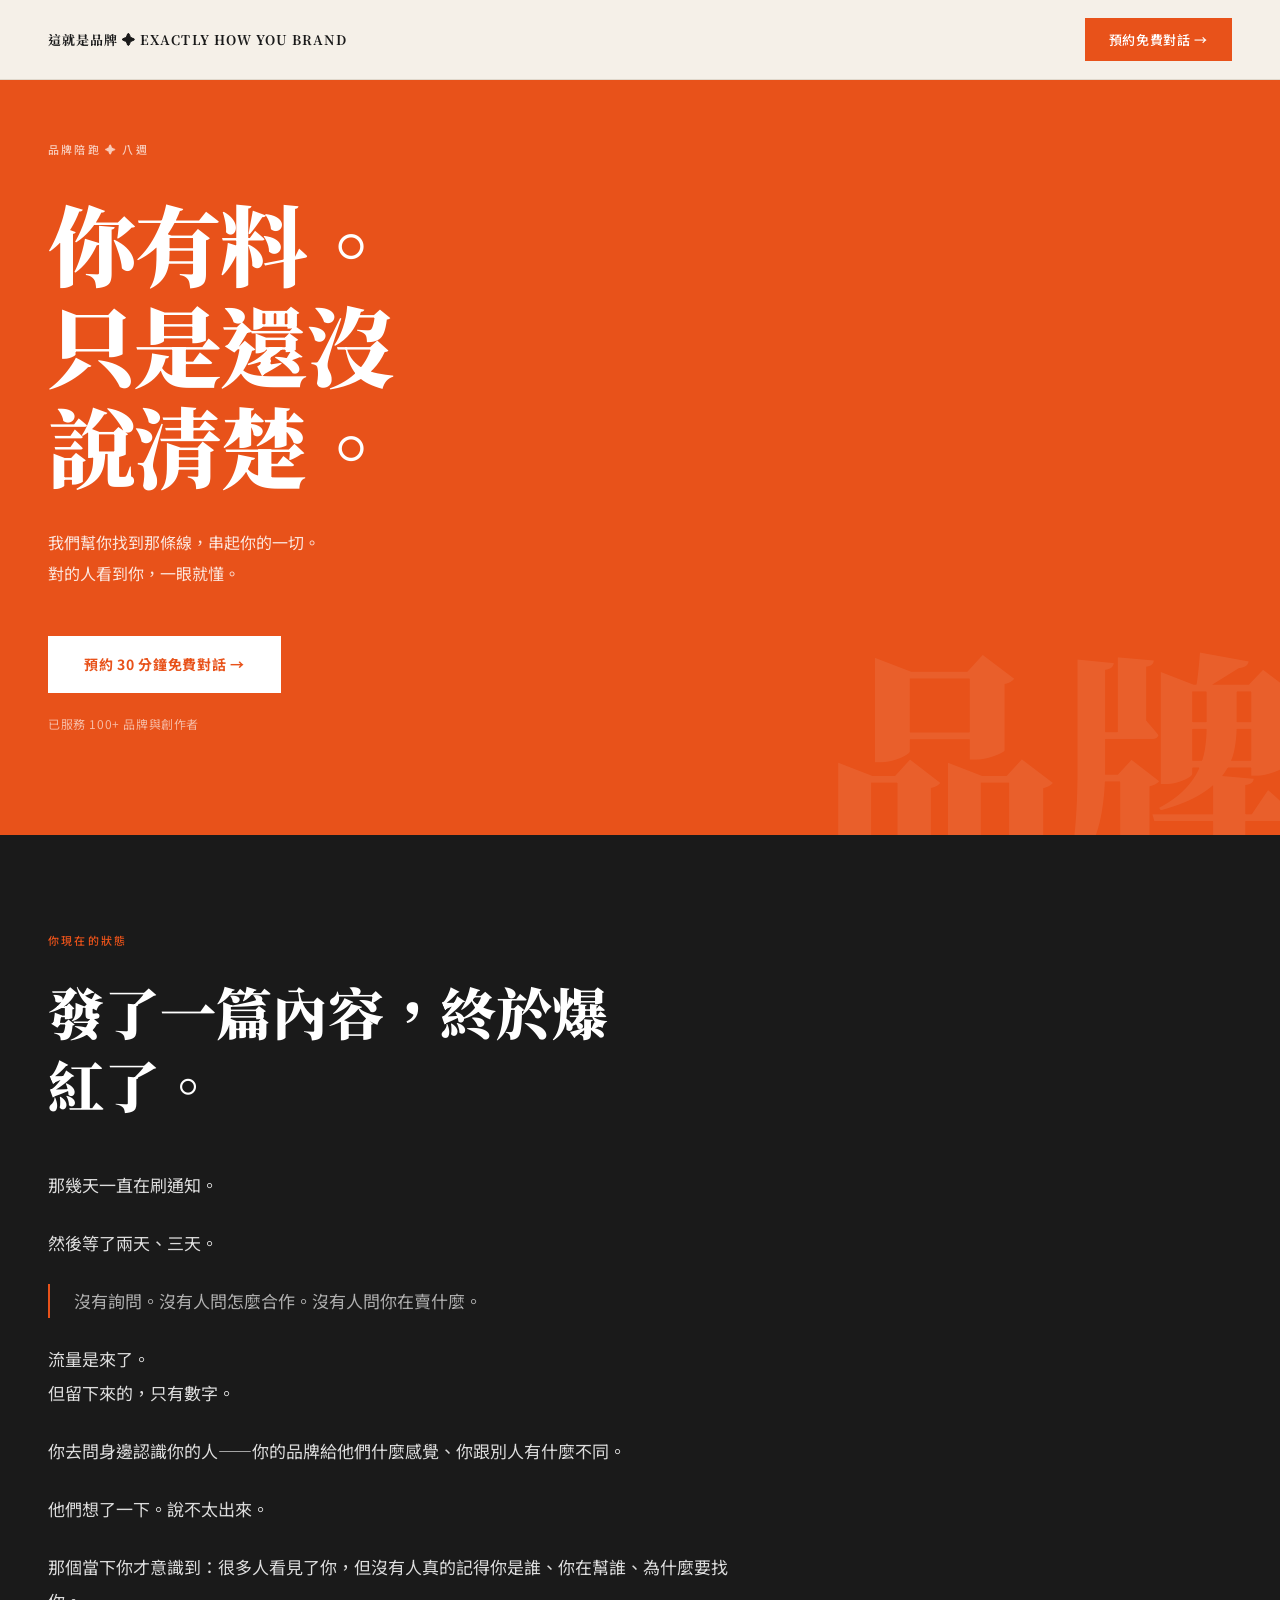
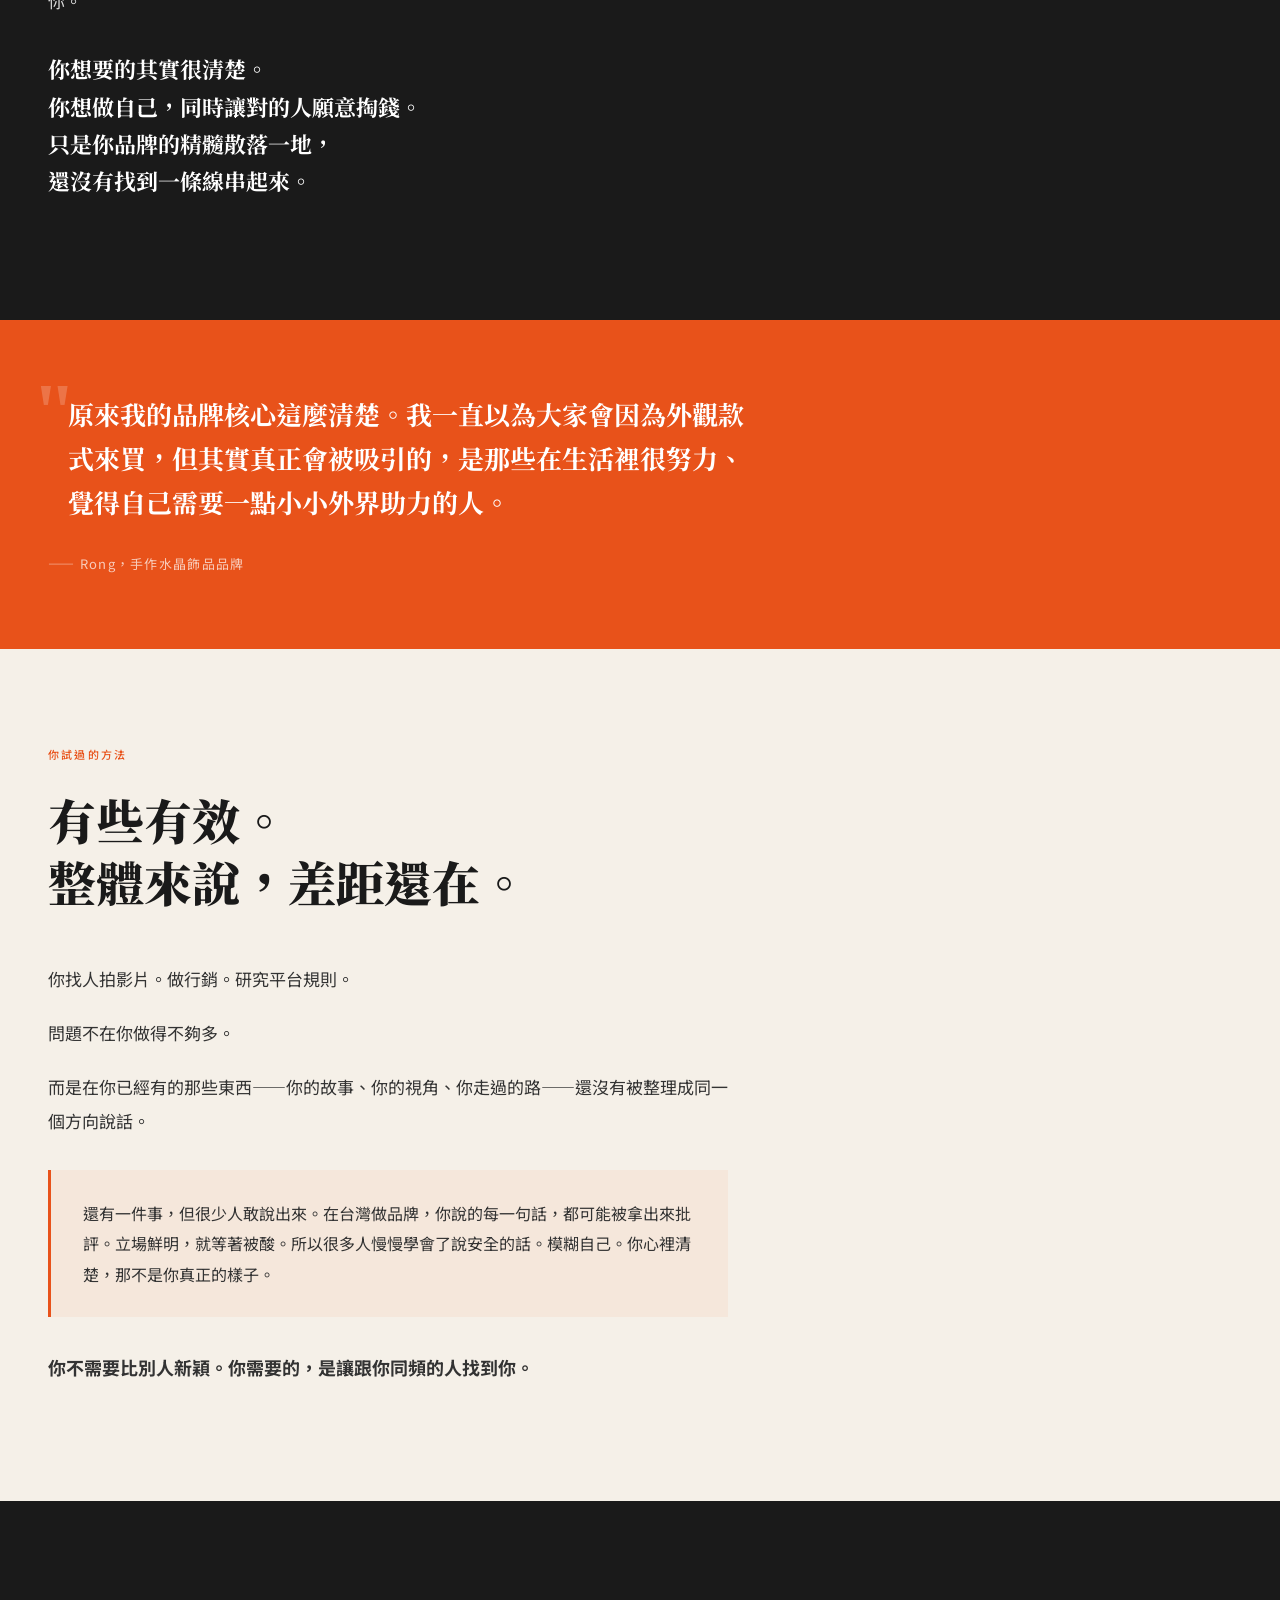
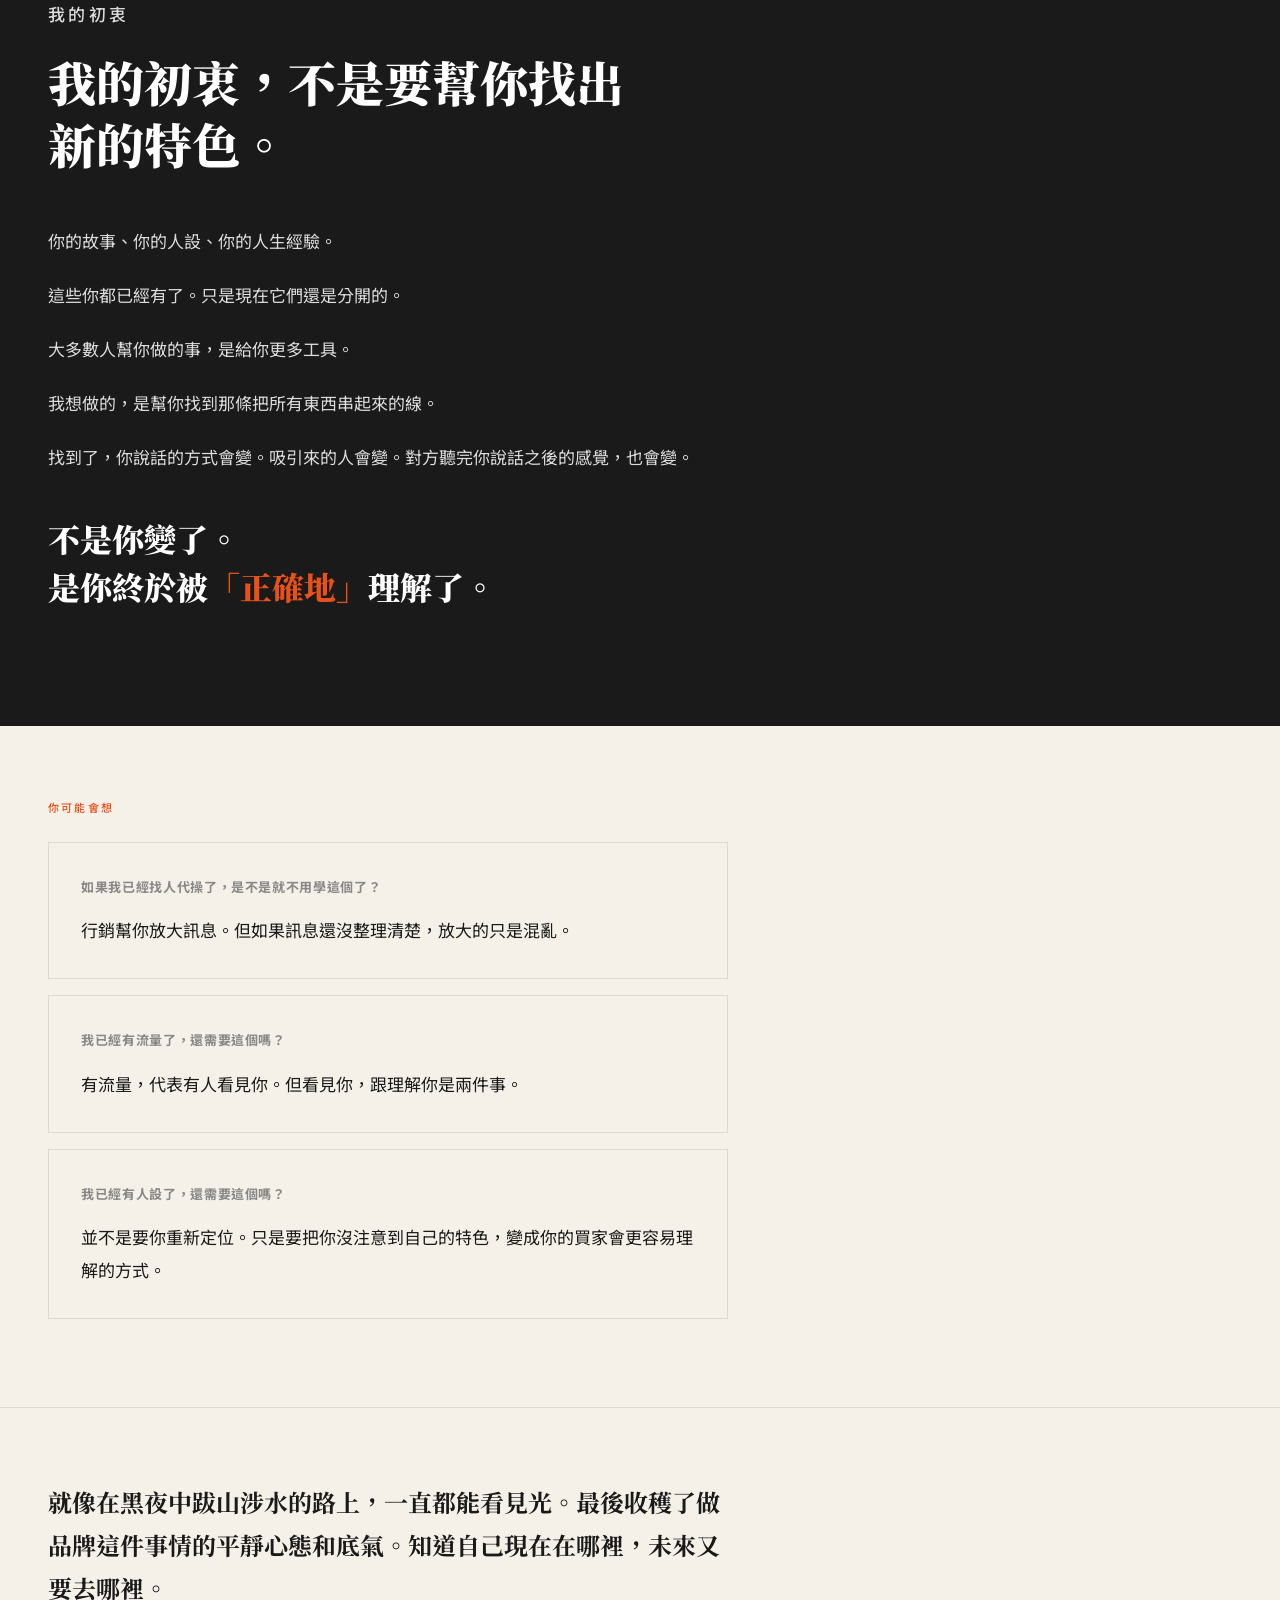
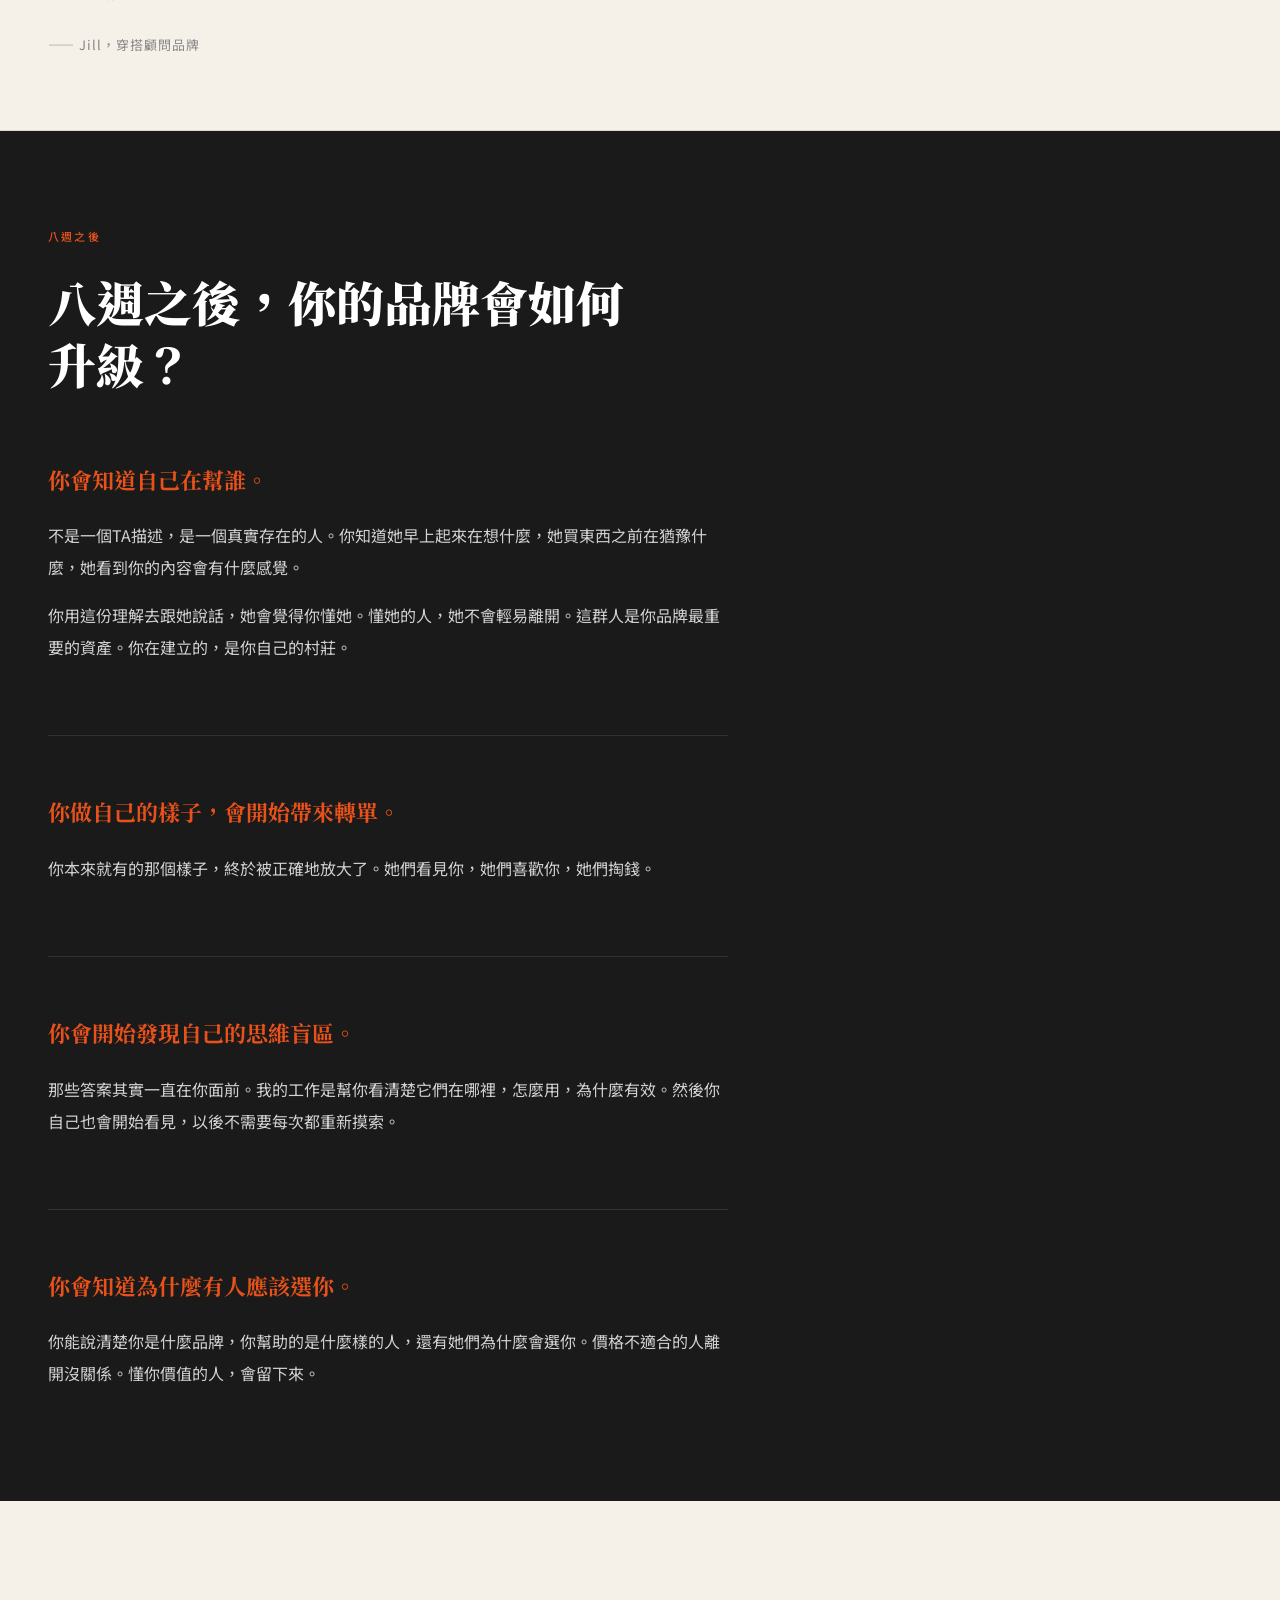
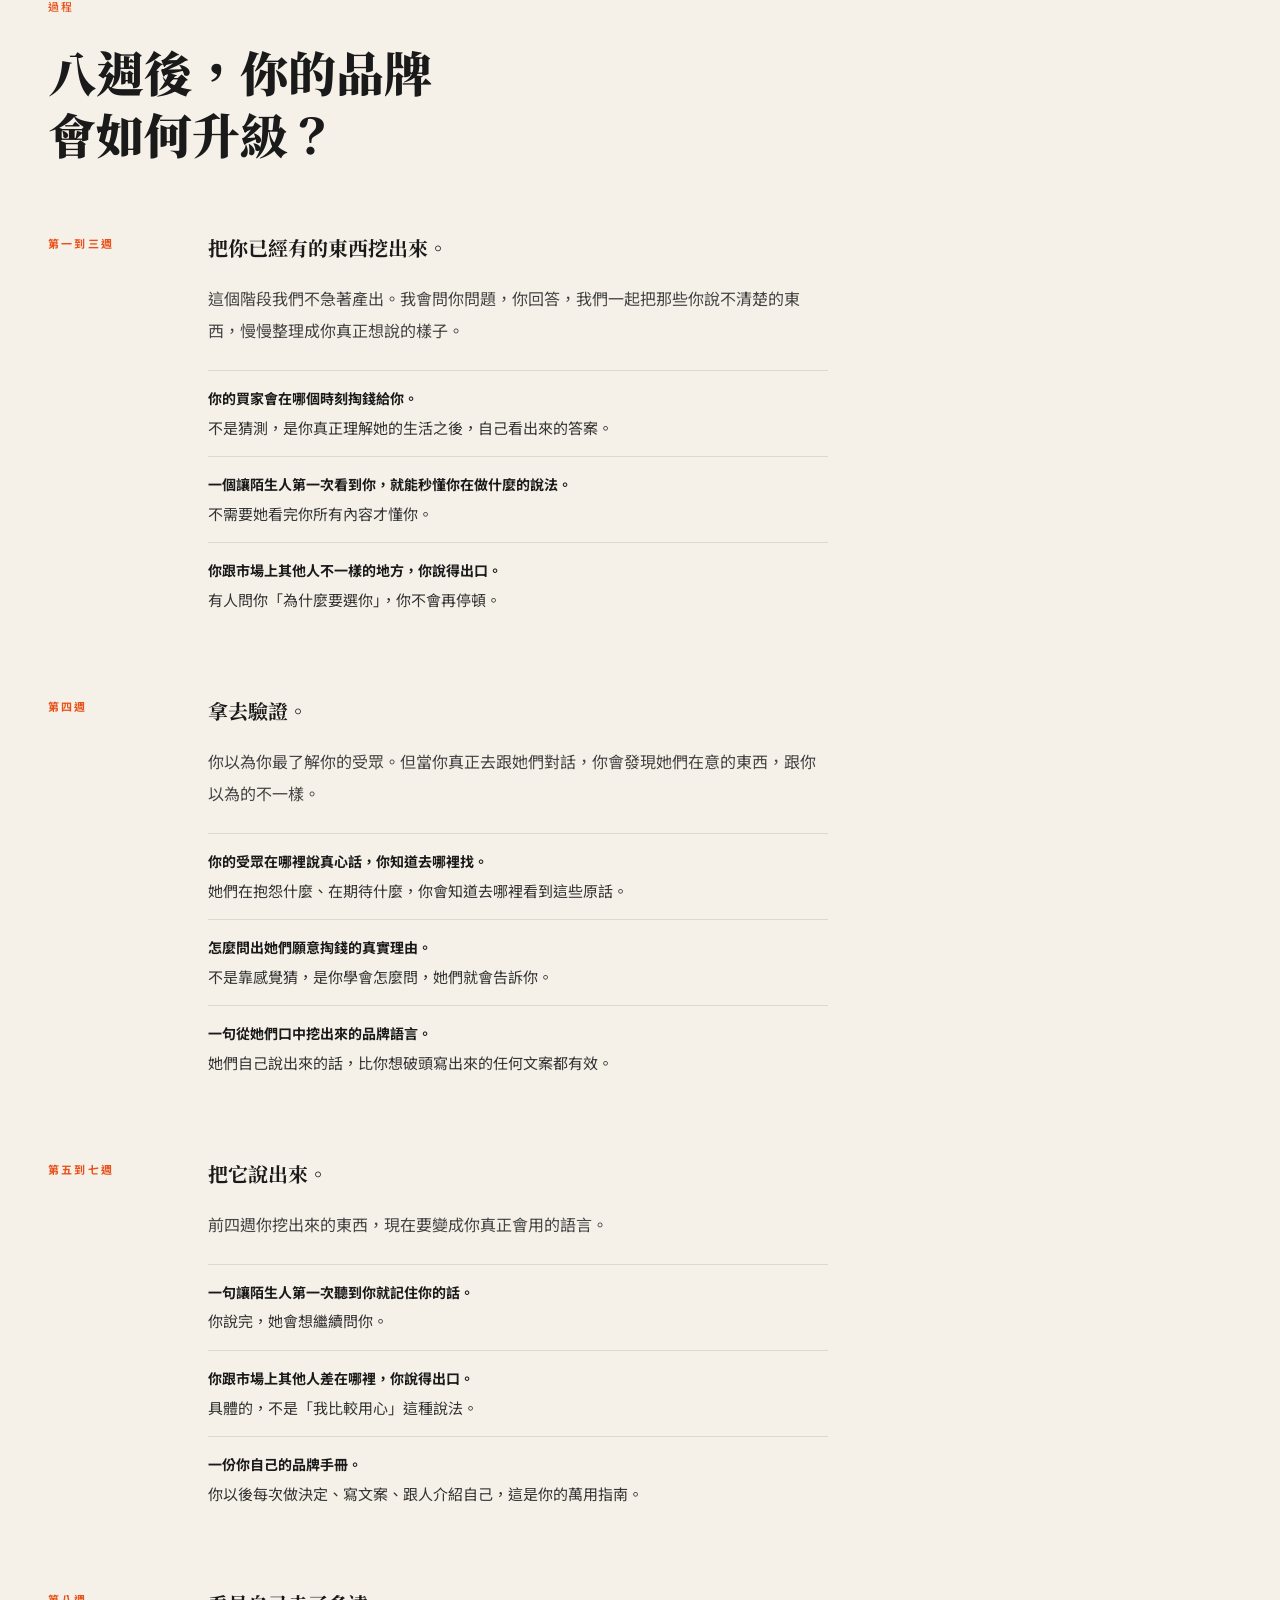
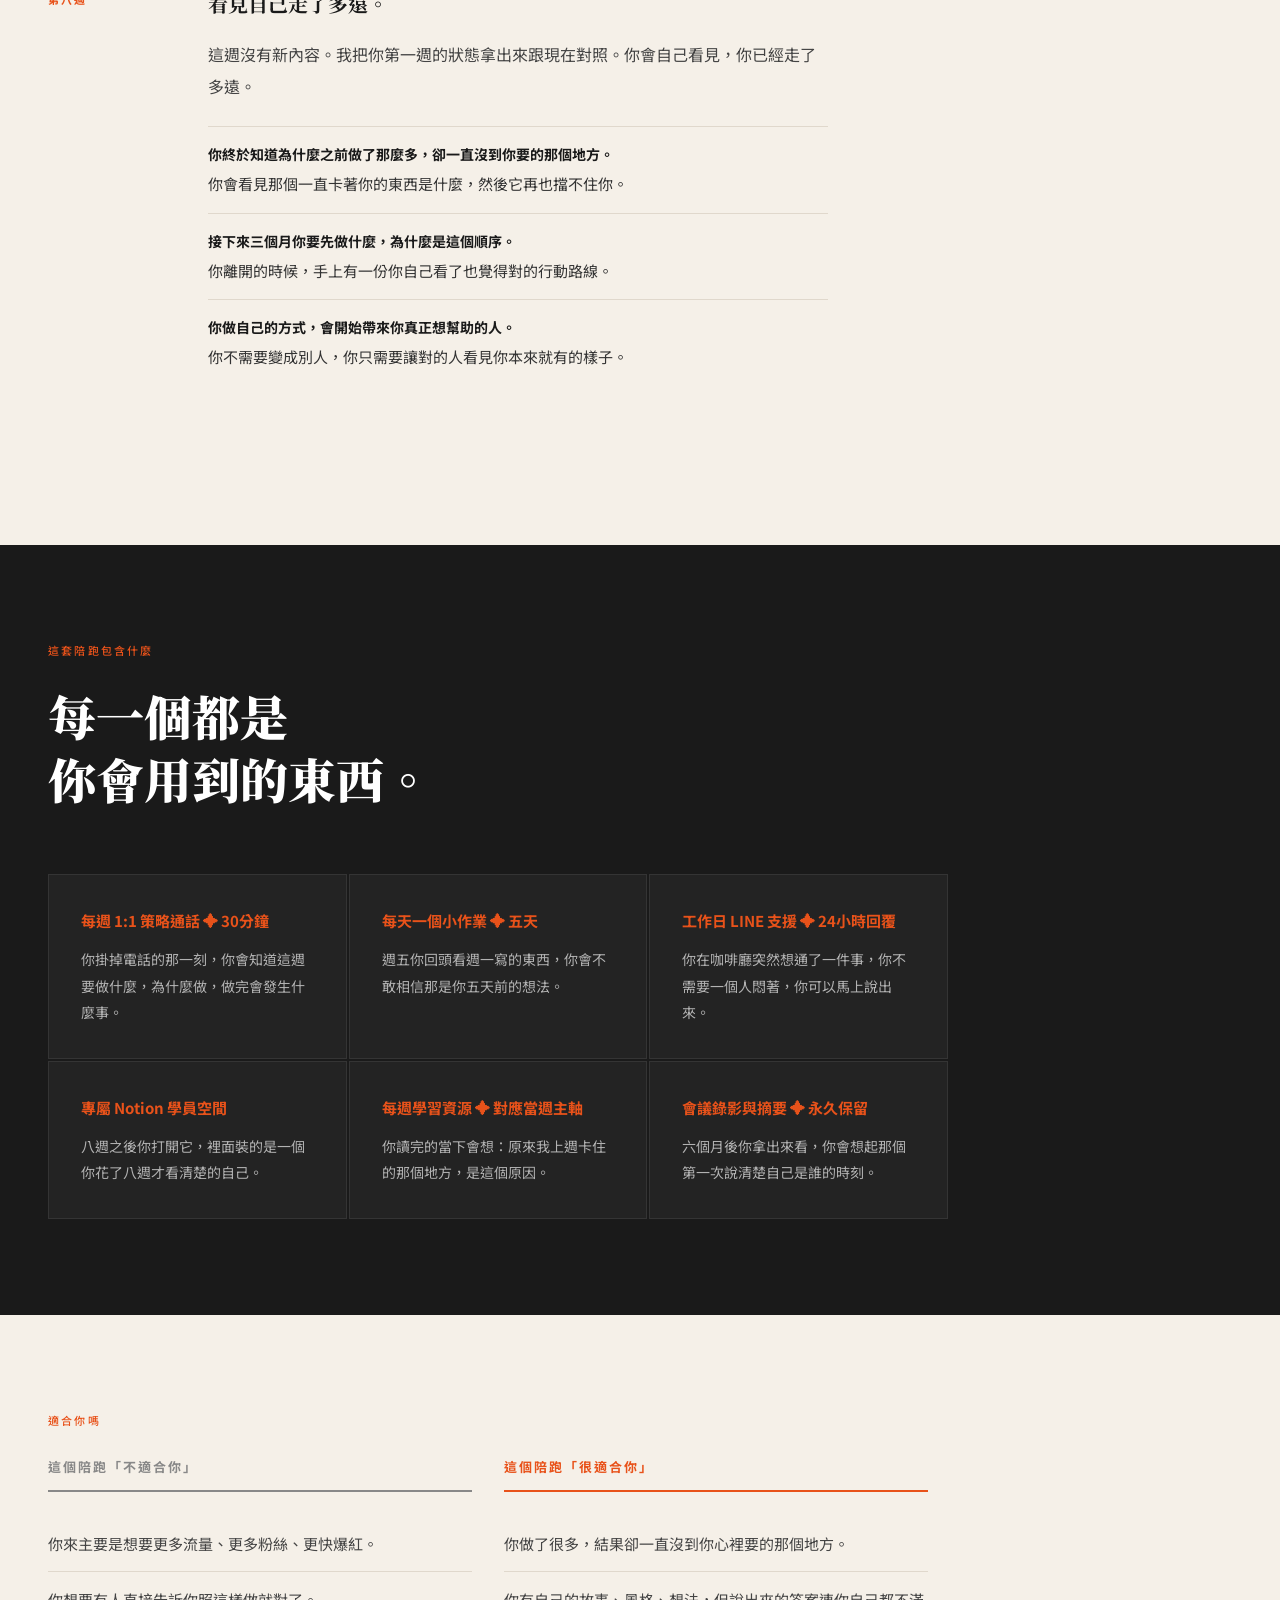
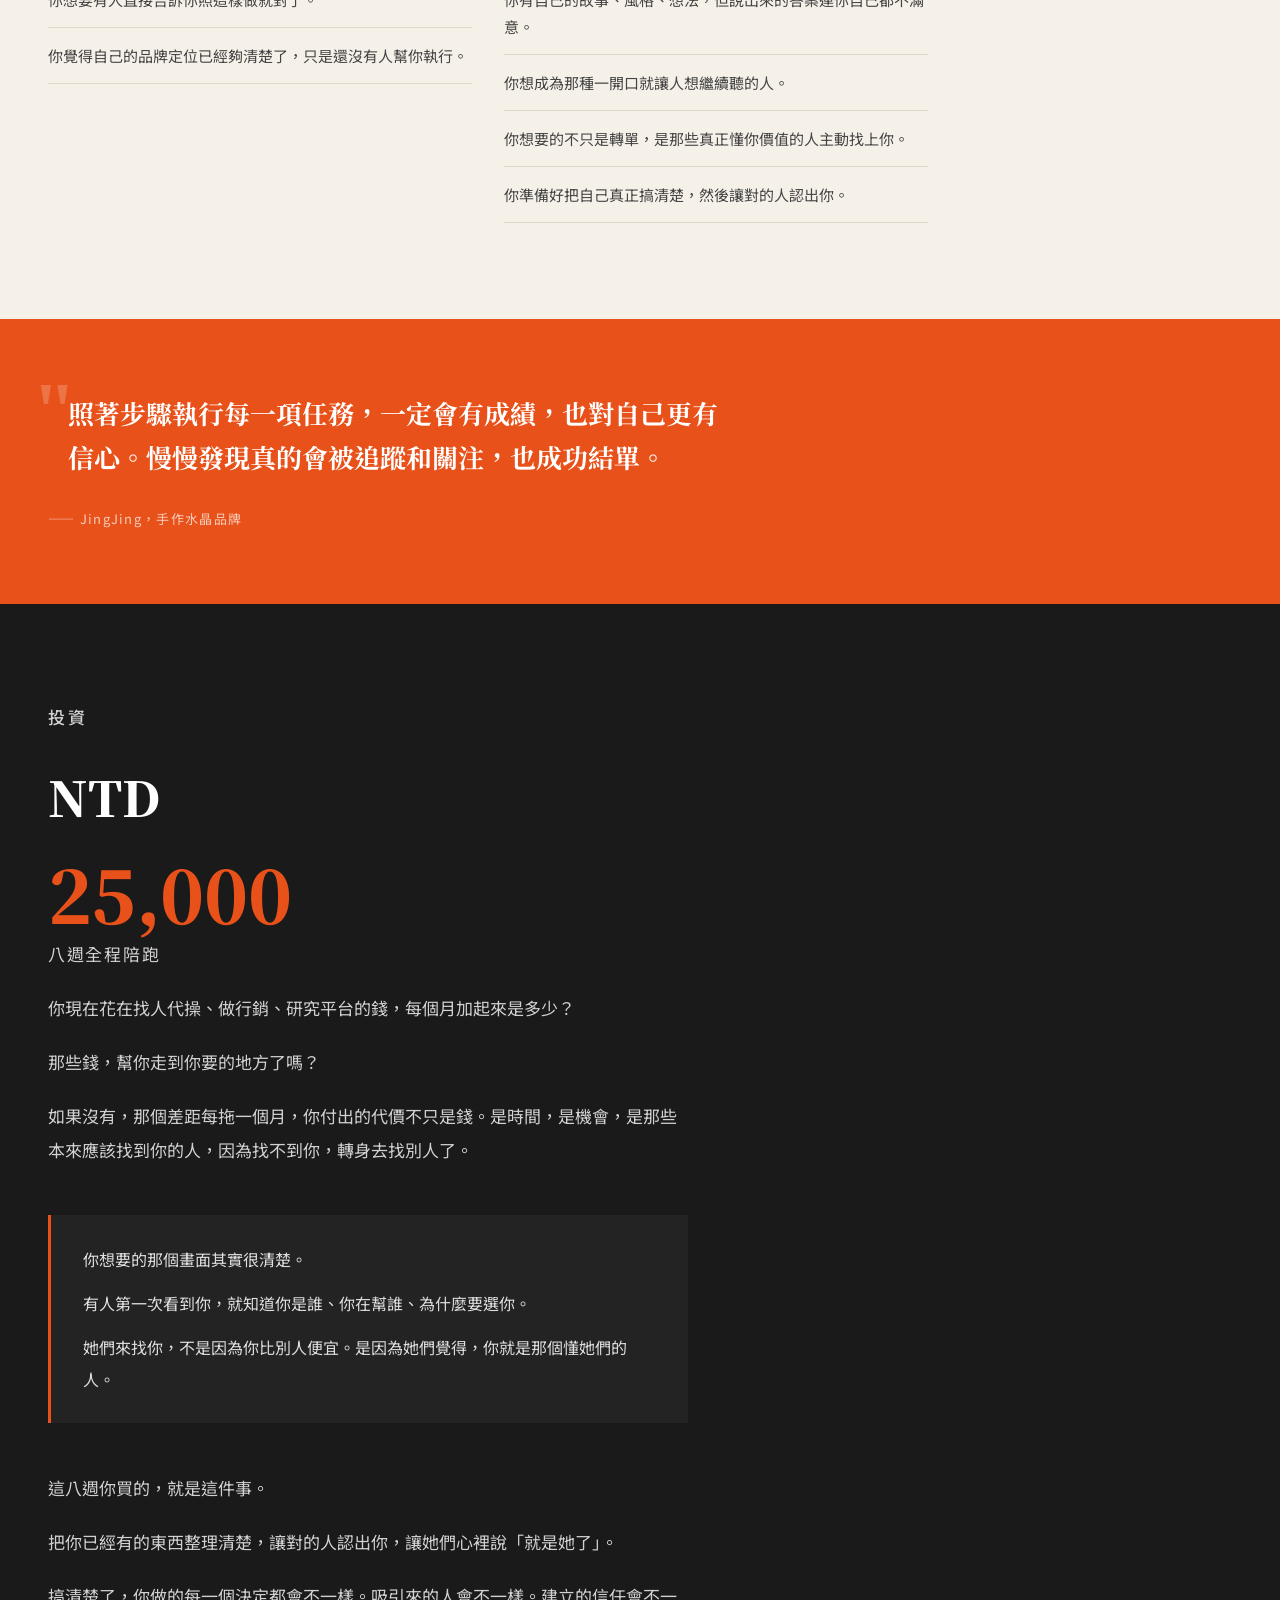
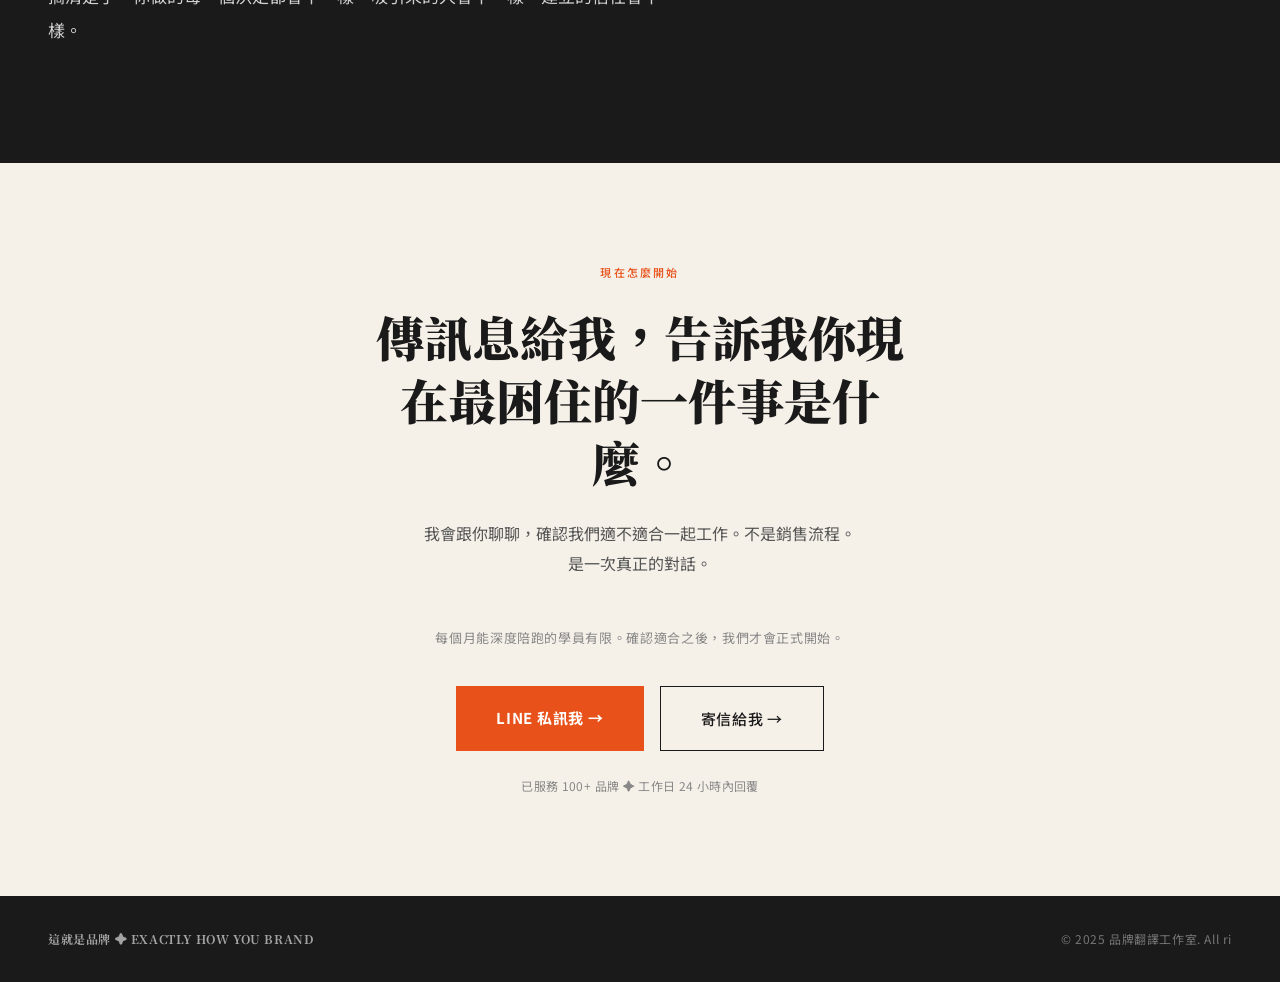
<file: 方案頁.html>
<!DOCTYPE html>
<html lang="zh-TW">
<head>
<meta charset="UTF-8">
<meta name="viewport" content="width=device-width, initial-scale=1.0">
<title>八週品牌陪跑｜這就是品牌</title>
<link rel="preconnect" href="https://fonts.googleapis.com">
<link rel="preconnect" href="https://fonts.gstatic.com" crossorigin>
<link href="https://fonts.googleapis.com/css2?family=Noto+Serif+TC:wght@400;700;900&family=Noto+Sans+TC:wght@300;400;500;700&display=swap" rel="stylesheet">
<style>
  :root {
    --orange: #E8521A;
    --black: #1A1A1A;
    --cream: #F5F0E8;
    --white: #FFFFFF;
    --gray: #888888;
    --border: #E0D8CC;
  }
  * { margin: 0; padding: 0; box-sizing: border-box; }
  html { scroll-behavior: smooth; }
  body {
    font-family: 'Noto Sans TC', sans-serif;
    background: var(--cream);
    color: var(--black);
    font-size: 16px;
    line-height: 1.8;
    -webkit-font-smoothing: antialiased;
  }
  nav {
    position: fixed; top: 0; left: 0; right: 0; z-index: 100;
    padding: 18px 48px;
    display: flex; justify-content: space-between; align-items: center;
    background: var(--cream);
    border-bottom: 1px solid var(--border);
  }
  .nav-logo {
    font-family: 'Noto Serif TC', serif;
    font-size: 13px; font-weight: 700; letter-spacing: 0.08em;
    color: var(--black); text-decoration: none;
  }
  .nav-cta {
    background: var(--orange); color: var(--white);
    padding: 10px 24px; font-size: 13px; font-weight: 500;
    letter-spacing: 0.05em; text-decoration: none;
    transition: opacity 0.2s;
  }
  .nav-cta:hover { opacity: 0.85; }
  .hero {
    background: var(--orange);
    padding: 140px 48px 100px;
    position: relative; overflow: hidden;
  }
  .hero-label {
    font-size: 11px; font-weight: 500; letter-spacing: 0.2em;
    text-transform: uppercase; color: rgba(255,255,255,0.7); margin-bottom: 32px;
  }
  .hero h1 {
    font-family: 'Noto Serif TC', serif;
    font-size: clamp(48px, 7vw, 88px); font-weight: 900;
    color: var(--white); line-height: 1.15; letter-spacing: -0.02em;
    margin-bottom: 32px; max-width: 720px;
    animation: fadeUp 0.8s ease forwards;
  }
  .hero-sub {
    font-size: 16px; color: rgba(255,255,255,0.85);
    max-width: 480px; line-height: 1.9; margin-bottom: 48px;
    animation: fadeUp 0.8s 0.15s ease both;
  }
  .hero-cta {
    display: inline-block; background: var(--white); color: var(--orange);
    padding: 16px 36px; font-size: 14px; font-weight: 700;
    letter-spacing: 0.05em; text-decoration: none;
    transition: transform 0.2s;
    animation: fadeUp 0.8s 0.3s ease both;
  }
  .hero-cta:hover { transform: translateY(-2px); }
  .hero-note { margin-top: 20px; font-size: 12px; color: rgba(255,255,255,0.6); letter-spacing: 0.05em; }
  .hero-bg-text {
    position: absolute; right: -20px; bottom: -40px;
    font-family: 'Noto Serif TC', serif;
    font-size: clamp(120px, 20vw, 240px); font-weight: 900;
    color: rgba(255,255,255,0.08); line-height: 1;
    pointer-events: none; user-select: none;
  }
  section { padding: 96px 48px; }
  .section-label {
    font-size: 11px; font-weight: 500; letter-spacing: 0.2em;
    text-transform: uppercase; color: var(--orange); margin-bottom: 24px;
  }
  .pain { background: var(--black); color: var(--white); }
  .pain h2 {
    font-family: 'Noto Serif TC', serif;
    font-size: clamp(32px, 5vw, 56px); font-weight: 900;
    line-height: 1.3; margin-bottom: 48px; max-width: 600px;
  }
  .pain-body { max-width: 680px; }
  .pain-body p { font-size: 17px; line-height: 2; color: rgba(255,255,255,0.85); margin-bottom: 24px; }
  .pain-body p.indent {
    padding-left: 24px; border-left: 2px solid var(--orange);
    color: rgba(255,255,255,0.65);
  }
  .pain-body .big-line {
    margin-top: 32px; font-family: 'Noto Serif TC', serif;
    font-size: 22px; font-weight: 700; color: var(--white); line-height: 1.7;
  }
  .testimonial { background: var(--orange); padding: 72px 48px; }
  .testimonial blockquote {
    font-family: 'Noto Serif TC', serif;
    font-size: clamp(18px, 2.5vw, 26px); font-weight: 700;
    color: var(--white); line-height: 1.7; max-width: 720px;
    margin-bottom: 24px; position: relative; padding-left: 20px;
  }
  .testimonial blockquote::before {
    content: '"'; font-size: 80px; line-height: 1;
    color: rgba(255,255,255,0.2); position: absolute;
    top: -20px; left: -16px; font-family: Georgia, serif;
  }
  .testimonial cite { font-size: 13px; color: rgba(255,255,255,0.7); letter-spacing: 0.1em; font-style: normal; }
  .methods { background: var(--cream); }
  .methods h2 {
    font-family: 'Noto Serif TC', serif;
    font-size: clamp(28px, 4vw, 48px); font-weight: 900;
    line-height: 1.3; margin-bottom: 48px; max-width: 560px;
  }
  .methods-body { max-width: 680px; }
  .methods-body p { font-size: 17px; line-height: 2; margin-bottom: 20px; color: #333; }
  .callout {
    padding: 28px 32px; border-left: 3px solid var(--orange);
    background: rgba(232,82,26,0.06); margin: 32px 0;
    font-size: 16px; line-height: 1.9; color: #333;
  }
  .positioning { background: var(--black); color: var(--white); }
  .positioning h2 {
    font-family: 'Noto Serif TC', serif;
    font-size: clamp(28px, 4vw, 48px); font-weight: 900;
    line-height: 1.3; margin-bottom: 48px; max-width: 600px;
  }
  .positioning p { font-size: 17px; line-height: 2; color: rgba(255,255,255,0.85); max-width: 680px; margin-bottom: 20px; }
  .positioning .big-statement {
    margin-top: 40px; font-family: 'Noto Serif TC', serif;
    font-size: clamp(22px,3vw,32px); font-weight: 900;
    color: var(--white); line-height: 1.5;
  }
  .positioning .big-statement span { color: var(--orange); }
  .objections { background: var(--cream); padding: 72px 48px; }
  .objection-card {
    border: 1px solid var(--border); padding: 32px;
    margin-bottom: 16px; max-width: 680px;
  }
  .objection-q {
    font-size: 13px; font-weight: 700; letter-spacing: 0.05em;
    color: var(--gray); margin-bottom: 16px; text-transform: uppercase;
  }
  .objection-a { font-size: 17px; line-height: 1.9; color: var(--black); }
  .testimonial-mid {
    background: var(--cream); padding: 72px 48px;
    border-top: 1px solid var(--border); border-bottom: 1px solid var(--border);
  }
  .testimonial-mid blockquote {
    font-family: 'Noto Serif TC', serif;
    font-size: clamp(18px, 2.5vw, 24px); font-weight: 700;
    color: var(--black); line-height: 1.8; max-width: 680px; margin-bottom: 20px;
  }
  .testimonial-mid cite { font-size: 13px; color: var(--gray); letter-spacing: 0.08em; font-style: normal; }
  .outcomes { background: var(--black); color: var(--white); }
  .outcomes h2 {
    font-family: 'Noto Serif TC', serif;
    font-size: clamp(28px, 4vw, 48px); font-weight: 900;
    line-height: 1.3; margin-bottom: 64px; max-width: 600px;
  }
  .outcome-item {
    max-width: 680px; margin-bottom: 56px; padding-bottom: 56px;
    border-bottom: 1px solid rgba(255,255,255,0.1);
  }
  .outcome-item:last-child { border-bottom: none; margin-bottom: 0; padding-bottom: 0; }
  .outcome-item h3 {
    font-family: 'Noto Serif TC', serif; font-size: 22px; font-weight: 700;
    color: var(--orange); margin-bottom: 20px;
  }
  .outcome-item p { font-size: 16px; line-height: 2; color: rgba(255,255,255,0.8); margin-bottom: 16px; }
  .process { background: var(--cream); }
  .process h2 {
    font-family: 'Noto Serif TC', serif;
    font-size: clamp(28px, 4vw, 48px); font-weight: 900;
    line-height: 1.3; margin-bottom: 64px; max-width: 600px;
  }
  .week-block {
    max-width: 780px; margin-bottom: 64px;
    display: grid; grid-template-columns: 120px 1fr; gap: 0 40px;
  }
  .week-label {
    font-size: 11px; font-weight: 700; letter-spacing: 0.2em;
    text-transform: uppercase; color: var(--orange); padding-top: 4px;
  }
  .week-content h3 { font-family: 'Noto Serif TC', serif; font-size: 20px; font-weight: 700; margin-bottom: 16px; }
  .week-content p { font-size: 16px; line-height: 2; color: #444; margin-bottom: 16px; }
  .deliverables { margin-top: 24px; list-style: none; }
  .deliverables li {
    font-size: 15px; line-height: 1.7; padding: 16px 0;
    border-top: 1px solid var(--border); color: #333;
  }
  .deliverables li strong { color: var(--black); display: block; font-size: 14px; font-weight: 700; margin-bottom: 4px; }
  .includes { background: var(--black); color: var(--white); }
  .includes h2 {
    font-family: 'Noto Serif TC', serif;
    font-size: clamp(28px, 4vw, 48px); font-weight: 900;
    line-height: 1.3; margin-bottom: 64px;
  }
  .include-grid {
    display: grid; grid-template-columns: repeat(auto-fit, minmax(280px, 1fr));
    gap: 2px; max-width: 900px;
  }
  .include-item {
    background: rgba(255,255,255,0.04); padding: 32px;
    border: 1px solid rgba(255,255,255,0.08);
  }
  .include-item h3 { font-size: 15px; font-weight: 700; color: var(--orange); margin-bottom: 12px; }
  .include-item p { font-size: 14px; line-height: 1.9; color: rgba(255,255,255,0.65); }
  .fit { background: var(--cream); }
  .fit h2 {
    font-family: 'Noto Serif TC', serif;
    font-size: clamp(24px, 3.5vw, 40px); font-weight: 900;
    line-height: 1.3; margin-bottom: 48px;
  }
  .fit-grid { display: grid; grid-template-columns: 1fr 1fr; gap: 32px; max-width: 880px; }
  .fit-col h3 {
    font-size: 13px; font-weight: 700; letter-spacing: 0.15em;
    text-transform: uppercase; margin-bottom: 24px; padding-bottom: 12px; border-bottom: 2px solid;
  }
  .fit-col.not h3 { color: var(--gray); border-color: var(--gray); }
  .fit-col.yes h3 { color: var(--orange); border-color: var(--orange); }
  .fit-col ul { list-style: none; }
  .fit-col ul li {
    font-size: 15px; line-height: 1.8; padding: 14px 0;
    border-bottom: 1px solid var(--border); color: #444;
  }
  .testimonial-final { background: var(--orange); padding: 72px 48px; }
  .testimonial-final blockquote {
    font-family: 'Noto Serif TC', serif;
    font-size: clamp(18px, 2.5vw, 26px); font-weight: 700;
    color: var(--white); line-height: 1.7; max-width: 680px;
    margin-bottom: 24px; padding-left: 20px; position: relative;
  }
  .testimonial-final blockquote::before {
    content: '"'; font-size: 80px; color: rgba(255,255,255,0.2);
    position: absolute; top: -20px; left: -16px;
    font-family: Georgia, serif; line-height: 1;
  }
  .testimonial-final cite { font-size: 13px; color: rgba(255,255,255,0.7); letter-spacing: 0.1em; font-style: normal; }
  .investment { background: var(--black); color: var(--white); }
  .investment h2 {
    font-family: 'Noto Serif TC', serif;
    font-size: clamp(28px, 4vw, 48px); font-weight: 900; margin-bottom: 16px;
  }
  .price-tag {
    font-family: 'Noto Serif TC', serif;
    font-size: clamp(40px, 6vw, 72px); font-weight: 900;
    color: var(--orange); line-height: 1; margin-bottom: 8px;
  }
  .price-note { font-size: 13px; color: rgba(255,255,255,0.5); letter-spacing: 0.1em; margin-bottom: 56px; }
  .investment p { font-size: 17px; line-height: 2; color: rgba(255,255,255,0.8); max-width: 640px; margin-bottom: 20px; }
  .dream-box {
    background: rgba(255,255,255,0.04); border-left: 3px solid var(--orange);
    padding: 28px 32px; margin: 48px 0; max-width: 640px;
  }
  .dream-box p { font-size: 16px; color: rgba(255,255,255,0.85); margin-bottom: 12px; }
  .dream-box p:last-child { margin-bottom: 0; }
  .cta-section { background: var(--cream); text-align: center; padding: 100px 48px; }
  .cta-section h2 {
    font-family: 'Noto Serif TC', serif;
    font-size: clamp(28px, 4vw, 48px); font-weight: 900;
    line-height: 1.3; margin-bottom: 24px;
    max-width: 560px; margin-left: auto; margin-right: auto;
  }
  .cta-note { font-size: 16px; color: #555; max-width: 440px; margin: 0 auto 48px; line-height: 1.9; }
  .cta-urgency { font-size: 13px; color: var(--gray); margin-bottom: 36px; letter-spacing: 0.05em; }
  .cta-buttons { display: flex; gap: 16px; justify-content: center; flex-wrap: wrap; margin-bottom: 24px; }
  .btn-primary {
    background: var(--orange); color: var(--white);
    padding: 18px 40px; font-size: 15px; font-weight: 700;
    letter-spacing: 0.05em; text-decoration: none;
    transition: transform 0.2s, opacity 0.2s; display: inline-block;
  }
  .btn-primary:hover { transform: translateY(-2px); opacity: 0.9; }
  .btn-secondary {
    background: transparent; color: var(--black);
    padding: 18px 40px; font-size: 15px; font-weight: 500;
    letter-spacing: 0.05em; text-decoration: none;
    border: 1.5px solid var(--black);
    transition: background 0.2s, color 0.2s; display: inline-block;
  }
  .btn-secondary:hover { background: var(--black); color: var(--white); }
  .cta-disclaimer { font-size: 12px; color: var(--gray); margin-top: 24px; letter-spacing: 0.03em; }
  footer {
    background: var(--black); color: rgba(255,255,255,0.4);
    padding: 32px 48px; display: flex;
    justify-content: space-between; align-items: center;
    font-size: 12px; letter-spacing: 0.05em;
  }
  .footer-brand { font-family: 'Noto Serif TC', serif; font-weight: 700; color: rgba(255,255,255,0.6); }
  @keyframes fadeUp {
    from { opacity: 0; transform: translateY(24px); }
    to { opacity: 1; transform: translateY(0); }
  }
  @media (max-width: 768px) {
    nav { padding: 16px 24px; }
    section { padding: 72px 24px; }
    .hero { padding: 120px 24px 80px; }
    .testimonial, .testimonial-mid, .testimonial-final, .objections { padding: 56px 24px; }
    .cta-section { padding: 72px 24px; }
    footer { padding: 24px; flex-direction: column; gap: 12px; text-align: center; }
    .week-block { grid-template-columns: 1fr; gap: 8px; }
    .include-grid, .fit-grid { grid-template-columns: 1fr; }
    .hero-bg-text { display: none; }
  }
</style>
</head>
<body>

<nav>
  <a href="#" class="nav-logo">這就是品牌 ✦ EXACTLY HOW YOU BRAND</a>
  <a href="#cta" class="nav-cta">預約免費對話 →</a>
</nav>

<section class="hero">
  <p class="hero-label">品牌陪跑 ✦ 八週</p>
  <h1>你有料。<br>只是還沒<br>說清楚。</h1>
  <p class="hero-sub">我們幫你找到那條線，串起你的一切。<br>對的人看到你，一眼就懂。</p>
  <a href="#cta" class="hero-cta">預約 30 分鐘免費對話 →</a>
  <p class="hero-note">已服務 100+ 品牌與創作者</p>
  <div class="hero-bg-text">品牌</div>
</section>

<section class="pain">
  <p class="section-label">你現在的狀態</p>
  <h2>發了一篇內容，終於爆紅了。</h2>
  <div class="pain-body">
    <p>那幾天一直在刷通知。</p>
    <p>然後等了兩天、三天。</p>
    <p class="indent">沒有詢問。沒有人問怎麼合作。沒有人問你在賣什麼。</p>
    <p>流量是來了。<br>但留下來的，只有數字。</p>
    <p>你去問身邊認識你的人——你的品牌給他們什麼感覺、你跟別人有什麼不同。</p>
    <p>他們想了一下。說不太出來。</p>
    <p>那個當下你才意識到：很多人看見了你，但沒有人真的記得你是誰、你在幫誰、為什麼要找你。</p>
    <p class="big-line">你想要的其實很清楚。<br>你想做自己，同時讓對的人願意掏錢。<br>只是你品牌的精髓散落一地，<br>還沒有找到一條線串起來。</p>
  </div>
</section>

<div class="testimonial">
  <blockquote>原來我的品牌核心這麼清楚。我一直以為大家會因為外觀款式來買，但其實真正會被吸引的，是那些在生活裡很努力、覺得自己需要一點小小外界助力的人。</blockquote>
  <cite>—— Rong，手作水晶飾品品牌</cite>
</div>

<section class="methods">
  <p class="section-label">你試過的方法</p>
  <h2>有些有效。<br>整體來說，差距還在。</h2>
  <div class="methods-body">
    <p>你找人拍影片。做行銷。研究平台規則。</p>
    <p>問題不在你做得不夠多。</p>
    <p>而是在你已經有的那些東西——你的故事、你的視角、你走過的路——還沒有被整理成同一個方向說話。</p>
    <div class="callout">還有一件事，但很少人敢說出來。在台灣做品牌，你說的每一句話，都可能被拿出來批評。立場鮮明，就等著被酸。所以很多人慢慢學會了說安全的話。模糊自己。你心裡清楚，那不是你真正的樣子。</div>
    <p style="font-size:18px; font-weight:700;">你不需要比別人新穎。你需要的，是讓跟你同頻的人找到你。</p>
  </div>
</section>

<section class="positioning">
  <p class="section-label">我的初衷</p>
  <h2>我的初衷，不是要幫你找出新的特色。</h2>
  <p>你的故事、你的人設、你的人生經驗。</p>
  <p>這些你都已經有了。只是現在它們還是分開的。</p>
  <p>大多數人幫你做的事，是給你更多工具。</p>
  <p>我想做的，是幫你找到那條把所有東西串起來的線。</p>
  <p>找到了，你說話的方式會變。吸引來的人會變。對方聽完你說話之後的感覺，也會變。</p>
  <p class="big-statement">不是你變了。<br>是你終於被<span>「正確地」</span>理解了。</p>
</section>

<div class="objections">
  <p class="section-label">你可能會想</p>
  <div class="objection-card">
    <p class="objection-q">如果我已經找人代操了，是不是就不用學這個了？</p>
    <p class="objection-a">行銷幫你放大訊息。但如果訊息還沒整理清楚，放大的只是混亂。</p>
  </div>
  <div class="objection-card">
    <p class="objection-q">我已經有流量了，還需要這個嗎？</p>
    <p class="objection-a">有流量，代表有人看見你。但看見你，跟理解你是兩件事。</p>
  </div>
  <div class="objection-card">
    <p class="objection-q">我已經有人設了，還需要這個嗎？</p>
    <p class="objection-a">並不是要你重新定位。只是要把你沒注意到自己的特色，變成你的買家會更容易理解的方式。</p>
  </div>
</div>

<div class="testimonial-mid">
  <blockquote>就像在黑夜中跋山涉水的路上，一直都能看見光。最後收穫了做品牌這件事情的平靜心態和底氣。知道自己現在在哪裡，未來又要去哪裡。</blockquote>
  <cite>—— Jill，穿搭顧問品牌</cite>
</div>

<section class="outcomes">
  <p class="section-label">八週之後</p>
  <h2>八週之後，你的品牌會如何升級？</h2>
  <div class="outcome-item">
    <h3>你會知道自己在幫誰。</h3>
    <p>不是一個TA描述，是一個真實存在的人。你知道她早上起來在想什麼，她買東西之前在猶豫什麼，她看到你的內容會有什麼感覺。</p>
    <p>你用這份理解去跟她說話，她會覺得你懂她。懂她的人，她不會輕易離開。這群人是你品牌最重要的資產。你在建立的，是你自己的村莊。</p>
  </div>
  <div class="outcome-item">
    <h3>你做自己的樣子，會開始帶來轉單。</h3>
    <p>你本來就有的那個樣子，終於被正確地放大了。她們看見你，她們喜歡你，她們掏錢。</p>
  </div>
  <div class="outcome-item">
    <h3>你會開始發現自己的思維盲區。</h3>
    <p>那些答案其實一直在你面前。我的工作是幫你看清楚它們在哪裡，怎麼用，為什麼有效。然後你自己也會開始看見，以後不需要每次都重新摸索。</p>
  </div>
  <div class="outcome-item">
    <h3>你會知道為什麼有人應該選你。</h3>
    <p>你能說清楚你是什麼品牌，你幫助的是什麼樣的人，還有她們為什麼會選你。價格不適合的人離開沒關係。懂你價值的人，會留下來。</p>
  </div>
</section>

<section class="process">
  <p class="section-label">過程</p>
  <h2>八週後，你的品牌<br>會如何升級？</h2>

  <div class="week-block">
    <div class="week-label">第一到三週</div>
    <div class="week-content">
      <h3>把你已經有的東西挖出來。</h3>
      <p>這個階段我們不急著產出。我會問你問題，你回答，我們一起把那些你說不清楚的東西，慢慢整理成你真正想說的樣子。</p>
      <ul class="deliverables">
        <li><strong>你的買家會在哪個時刻掏錢給你。</strong>不是猜測，是你真正理解她的生活之後，自己看出來的答案。</li>
        <li><strong>一個讓陌生人第一次看到你，就能秒懂你在做什麼的說法。</strong>不需要她看完你所有內容才懂你。</li>
        <li><strong>你跟市場上其他人不一樣的地方，你說得出口。</strong>有人問你「為什麼要選你」，你不會再停頓。</li>
      </ul>
    </div>
  </div>

  <div class="week-block">
    <div class="week-label">第四週</div>
    <div class="week-content">
      <h3>拿去驗證。</h3>
      <p>你以為你最了解你的受眾。但當你真正去跟她們對話，你會發現她們在意的東西，跟你以為的不一樣。</p>
      <ul class="deliverables">
        <li><strong>你的受眾在哪裡說真心話，你知道去哪裡找。</strong>她們在抱怨什麼、在期待什麼，你會知道去哪裡看到這些原話。</li>
        <li><strong>怎麼問出她們願意掏錢的真實理由。</strong>不是靠感覺猜，是你學會怎麼問，她們就會告訴你。</li>
        <li><strong>一句從她們口中挖出來的品牌語言。</strong>她們自己說出來的話，比你想破頭寫出來的任何文案都有效。</li>
      </ul>
    </div>
  </div>

  <div class="week-block">
    <div class="week-label">第五到七週</div>
    <div class="week-content">
      <h3>把它說出來。</h3>
      <p>前四週你挖出來的東西，現在要變成你真正會用的語言。</p>
      <ul class="deliverables">
        <li><strong>一句讓陌生人第一次聽到你就記住你的話。</strong>你說完，她會想繼續問你。</li>
        <li><strong>你跟市場上其他人差在哪裡，你說得出口。</strong>具體的，不是「我比較用心」這種說法。</li>
        <li><strong>一份你自己的品牌手冊。</strong>你以後每次做決定、寫文案、跟人介紹自己，這是你的萬用指南。</li>
      </ul>
    </div>
  </div>

  <div class="week-block">
    <div class="week-label">第八週</div>
    <div class="week-content">
      <h3>看見自己走了多遠。</h3>
      <p>這週沒有新內容。我把你第一週的狀態拿出來跟現在對照。你會自己看見，你已經走了多遠。</p>
      <ul class="deliverables">
        <li><strong>你終於知道為什麼之前做了那麼多，卻一直沒到你要的那個地方。</strong>你會看見那個一直卡著你的東西是什麼，然後它再也擋不住你。</li>
        <li><strong>接下來三個月你要先做什麼，為什麼是這個順序。</strong>你離開的時候，手上有一份你自己看了也覺得對的行動路線。</li>
        <li><strong>你做自己的方式，會開始帶來你真正想幫助的人。</strong>你不需要變成別人，你只需要讓對的人看見你本來就有的樣子。</li>
      </ul>
    </div>
  </div>
</section>

<section class="includes">
  <p class="section-label">這套陪跑包含什麼</p>
  <h2>每一個都是<br>你會用到的東西。</h2>
  <div class="include-grid">
    <div class="include-item">
      <h3>每週 1:1 策略通話 ✦ 30分鐘</h3>
      <p>你掛掉電話的那一刻，你會知道這週要做什麼，為什麼做，做完會發生什麼事。</p>
    </div>
    <div class="include-item">
      <h3>每天一個小作業 ✦ 五天</h3>
      <p>週五你回頭看週一寫的東西，你會不敢相信那是你五天前的想法。</p>
    </div>
    <div class="include-item">
      <h3>工作日 LINE 支援 ✦ 24小時回覆</h3>
      <p>你在咖啡廳突然想通了一件事，你不需要一個人悶著，你可以馬上說出來。</p>
    </div>
    <div class="include-item">
      <h3>專屬 Notion 學員空間</h3>
      <p>八週之後你打開它，裡面裝的是一個你花了八週才看清楚的自己。</p>
    </div>
    <div class="include-item">
      <h3>每週學習資源 ✦ 對應當週主軸</h3>
      <p>你讀完的當下會想：原來我上週卡住的那個地方，是這個原因。</p>
    </div>
    <div class="include-item">
      <h3>會議錄影與摘要 ✦ 永久保留</h3>
      <p>六個月後你拿出來看，你會想起那個第一次說清楚自己是誰的時刻。</p>
    </div>
  </div>
</section>

<section class="fit">
  <p class="section-label">適合你嗎</p>
  <div class="fit-grid">
    <div class="fit-col not">
      <h3>這個陪跑「不適合你」</h3>
      <ul>
        <li>你來主要是想要更多流量、更多粉絲、更快爆紅。</li>
        <li>你想要有人直接告訴你照這樣做就對了。</li>
        <li>你覺得自己的品牌定位已經夠清楚了，只是還沒有人幫你執行。</li>
      </ul>
    </div>
    <div class="fit-col yes">
      <h3>這個陪跑「很適合你」</h3>
      <ul>
        <li>你做了很多，結果卻一直沒到你心裡要的那個地方。</li>
        <li>你有自己的故事、風格、想法，但說出來的答案連你自己都不滿意。</li>
        <li>你想成為那種一開口就讓人想繼續聽的人。</li>
        <li>你想要的不只是轉單，是那些真正懂你價值的人主動找上你。</li>
        <li>你準備好把自己真正搞清楚，然後讓對的人認出你。</li>
      </ul>
    </div>
  </div>
</section>

<div class="testimonial-final">
  <blockquote>照著步驟執行每一項任務，一定會有成績，也對自己更有信心。慢慢發現真的會被追蹤和關注，也成功結單。</blockquote>
  <cite>—— JingJing，手作水晶品牌</cite>
</div>

<section class="investment">
  <p class="section-label">投資</p>
  <h2>NTD</h2>
  <div class="price-tag">25,000</div>
  <p class="price-note">八週全程陪跑</p>
  <p>你現在花在找人代操、做行銷、研究平台的錢，每個月加起來是多少？</p>
  <p>那些錢，幫你走到你要的地方了嗎？</p>
  <p>如果沒有，那個差距每拖一個月，你付出的代價不只是錢。是時間，是機會，是那些本來應該找到你的人，因為找不到你，轉身去找別人了。</p>
  <div class="dream-box">
    <p>你想要的那個畫面其實很清楚。</p>
    <p>有人第一次看到你，就知道你是誰、你在幫誰、為什麼要選你。</p>
    <p>她們來找你，不是因為你比別人便宜。是因為她們覺得，你就是那個懂她們的人。</p>
  </div>
  <p>這八週你買的，就是這件事。</p>
  <p>把你已經有的東西整理清楚，讓對的人認出你，讓她們心裡說「就是她了」。</p>
  <p>搞清楚了，你做的每一個決定都會不一樣。吸引來的人會不一樣。建立的信任會不一樣。</p>
</section>

<section class="cta-section" id="cta">
  <p class="section-label" style="text-align:center;">現在怎麼開始</p>
  <h2>傳訊息給我，告訴我你現在最困住的一件事是什麼。</h2>
  <p class="cta-note">我會跟你聊聊，確認我們適不適合一起工作。不是銷售流程。是一次真正的對話。</p>
  <p class="cta-urgency">每個月能深度陪跑的學員有限。確認適合之後，我們才會正式開始。</p>
  <div class="cta-buttons">
    <a href="#" class="btn-primary">LINE 私訊我 →</a>
    <a href="/cdn-cgi/l/email-protection#9afdf0b4f7fbe8f1ffeef3f4fdaaababacdafdf7fbf3f6b4f9f5f7" class="btn-secondary">寄信給我 →</a>
  </div>
  <p class="cta-disclaimer">已服務 100+ 品牌 ✦ 工作日 24 小時內回覆</p>
</section>

<footer>
  <span class="footer-brand">這就是品牌 ✦ EXACTLY HOW YOU BRAND</span>
  <span>© 2025 品牌翻譯工作室. All ri
</file>
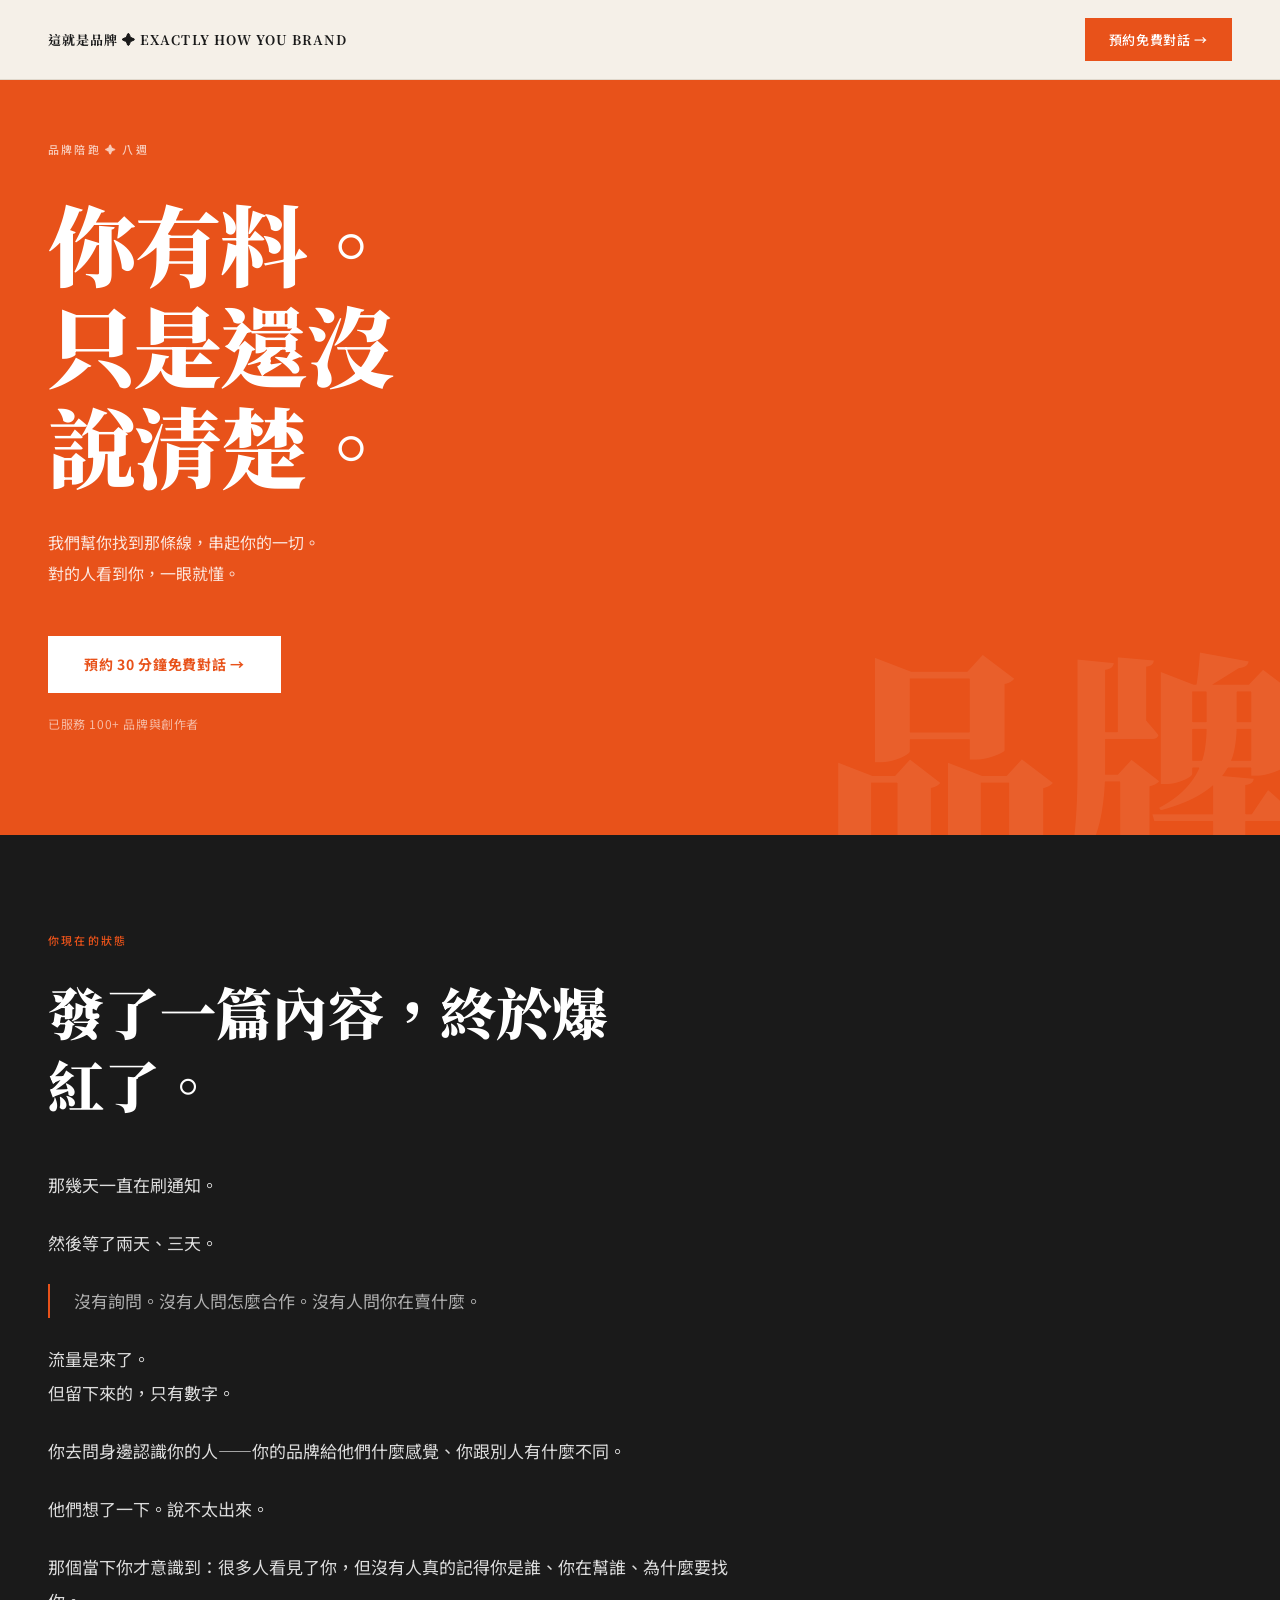
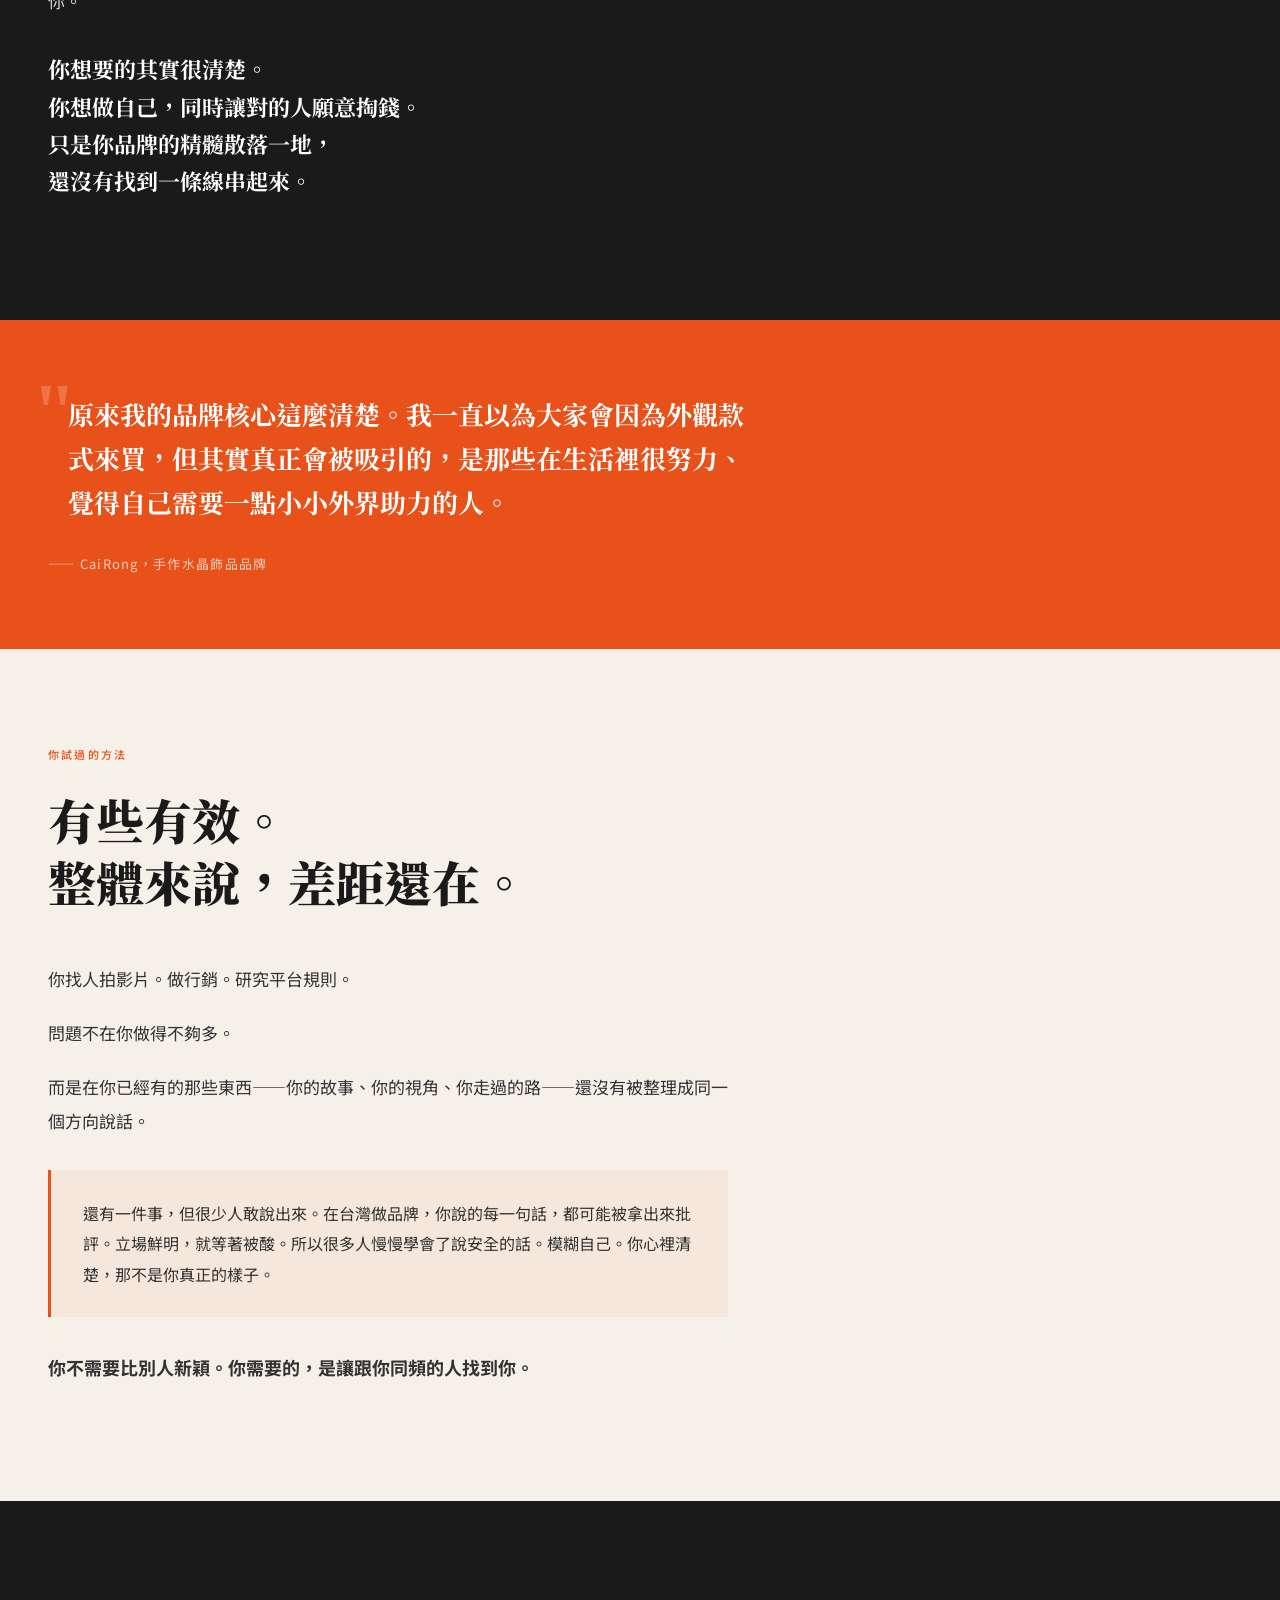
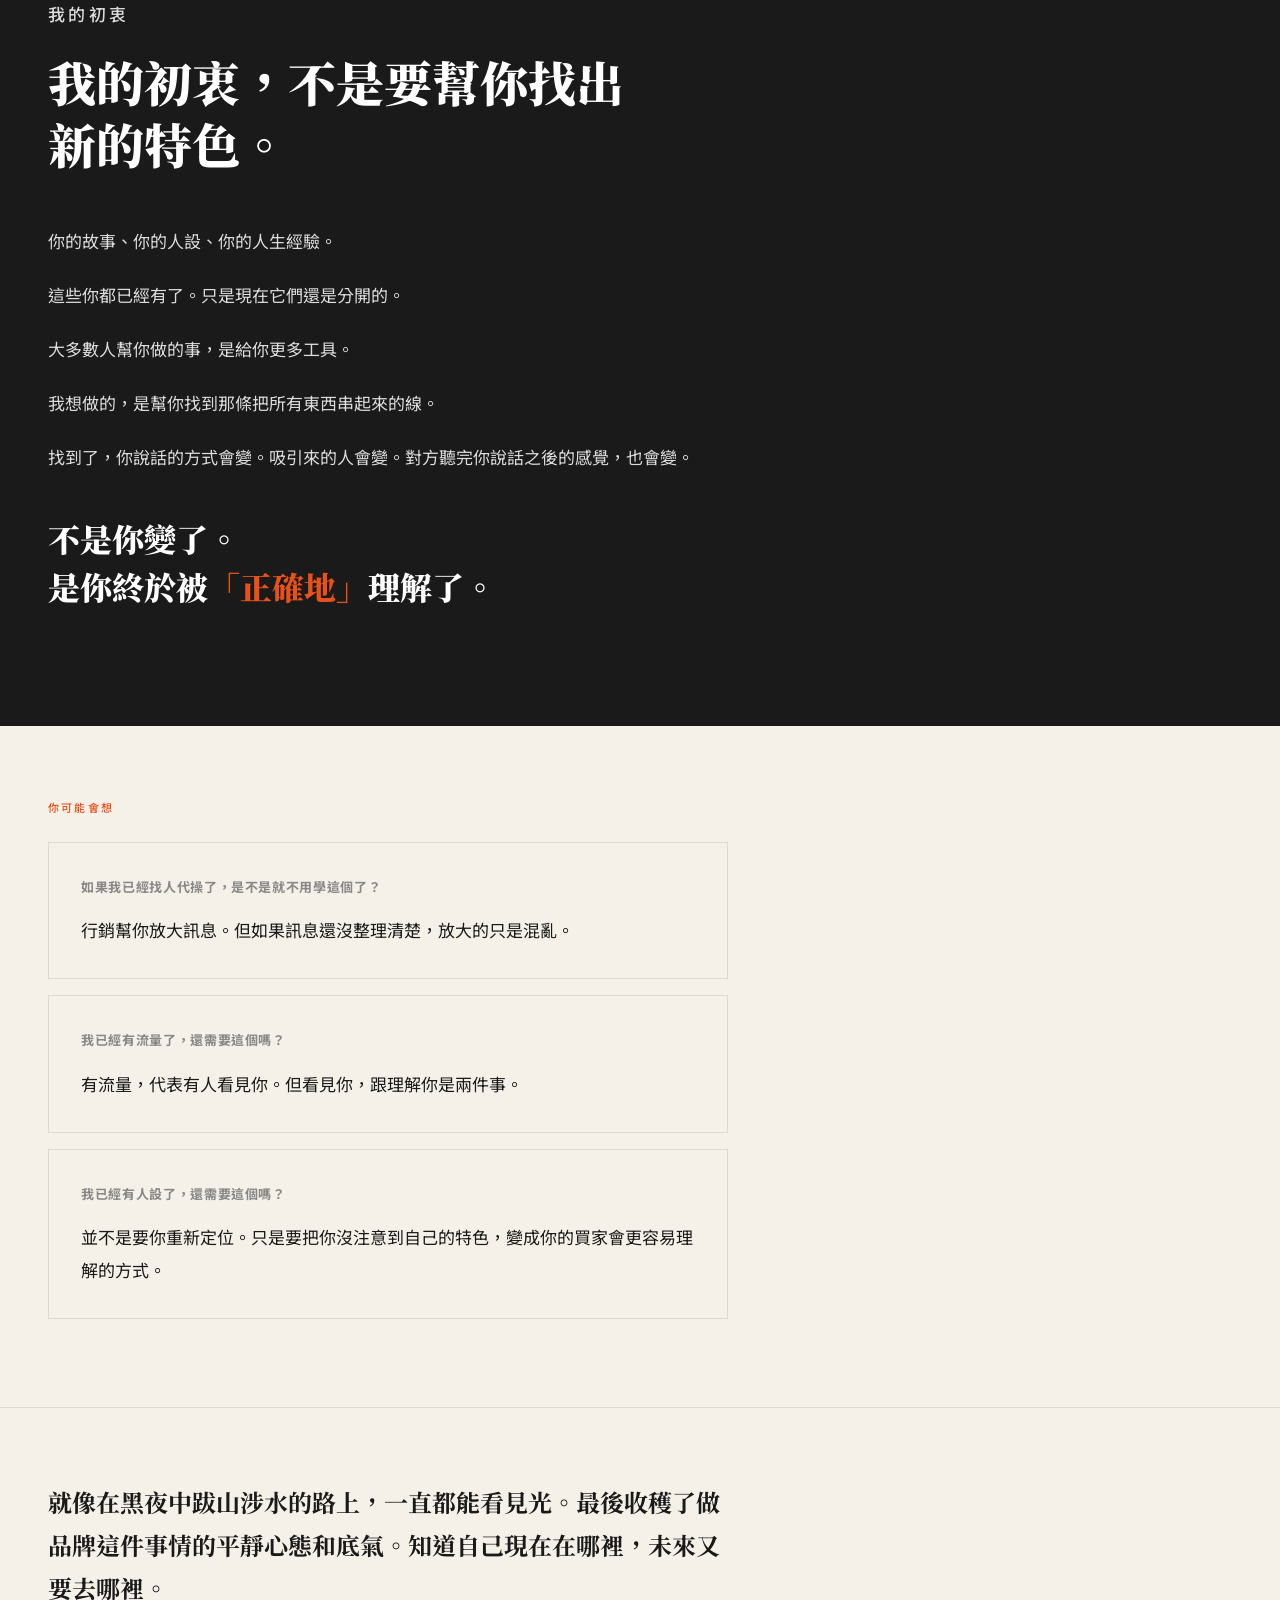
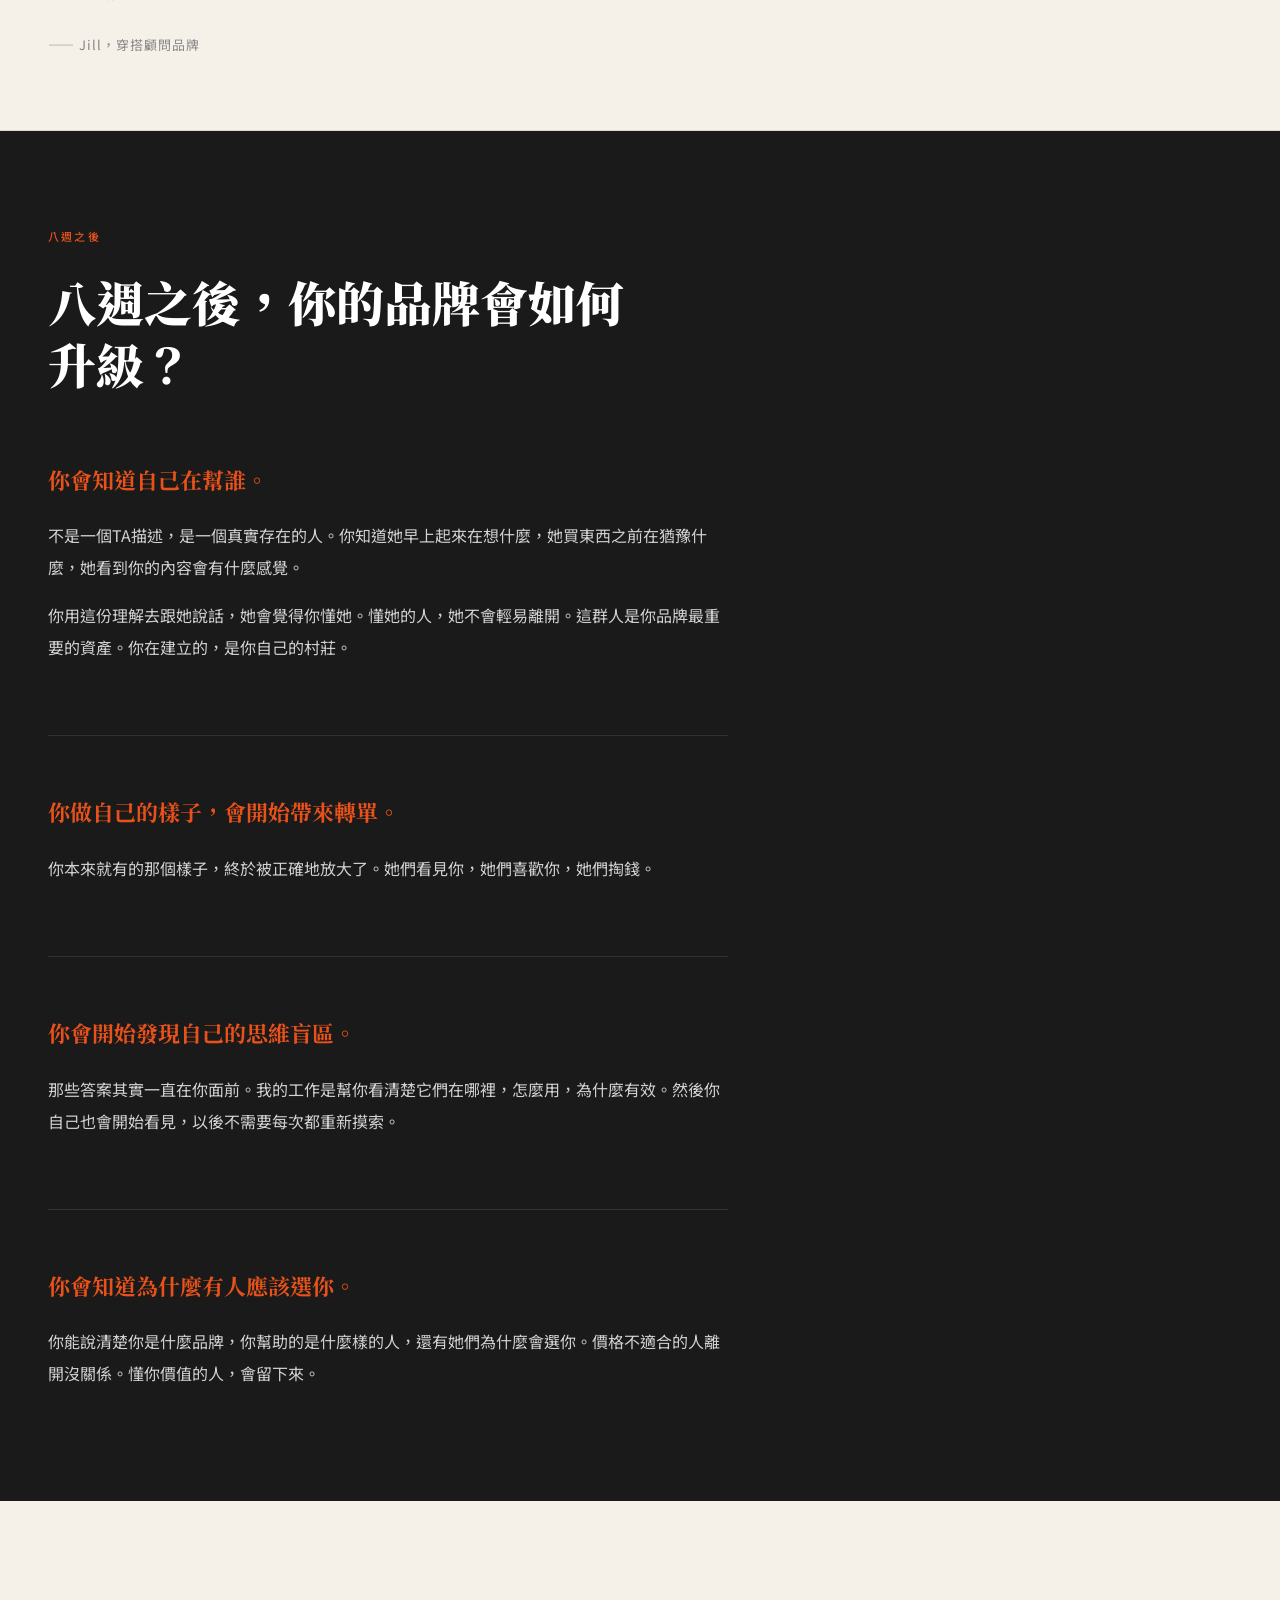
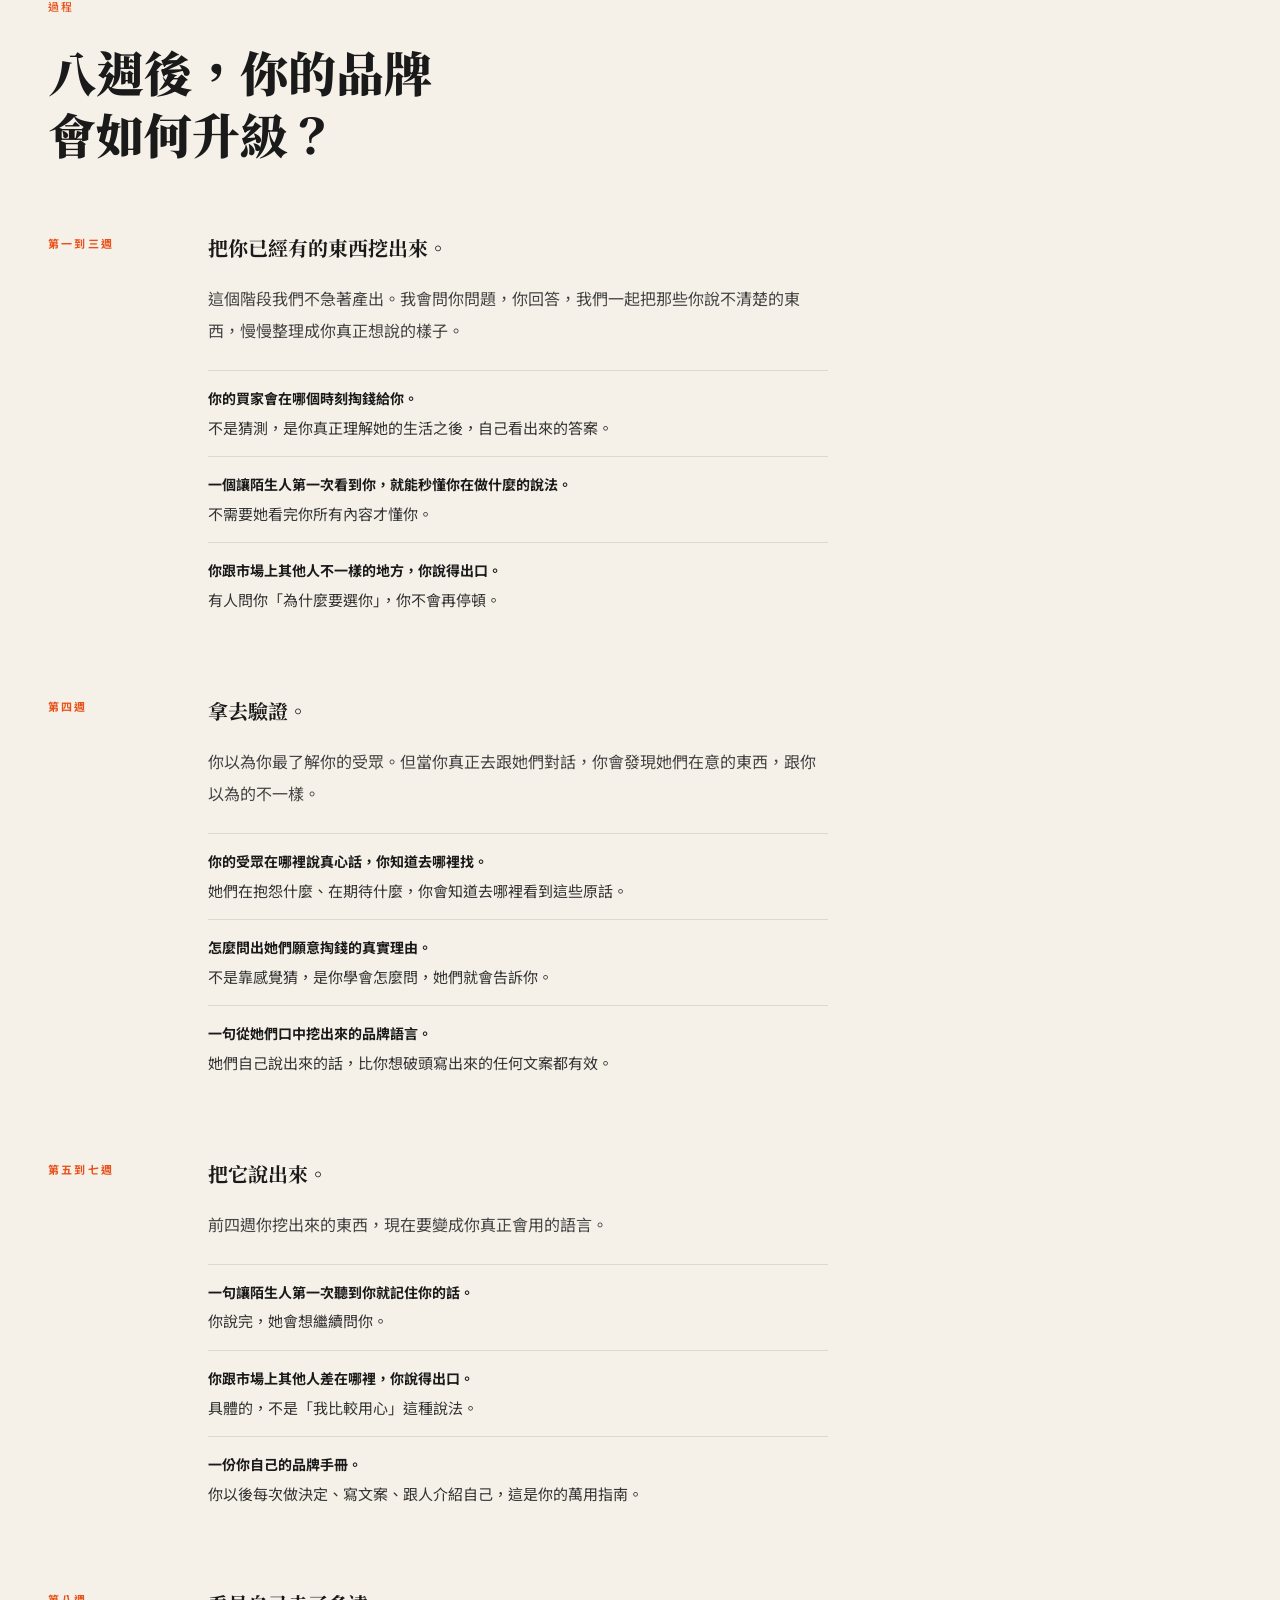
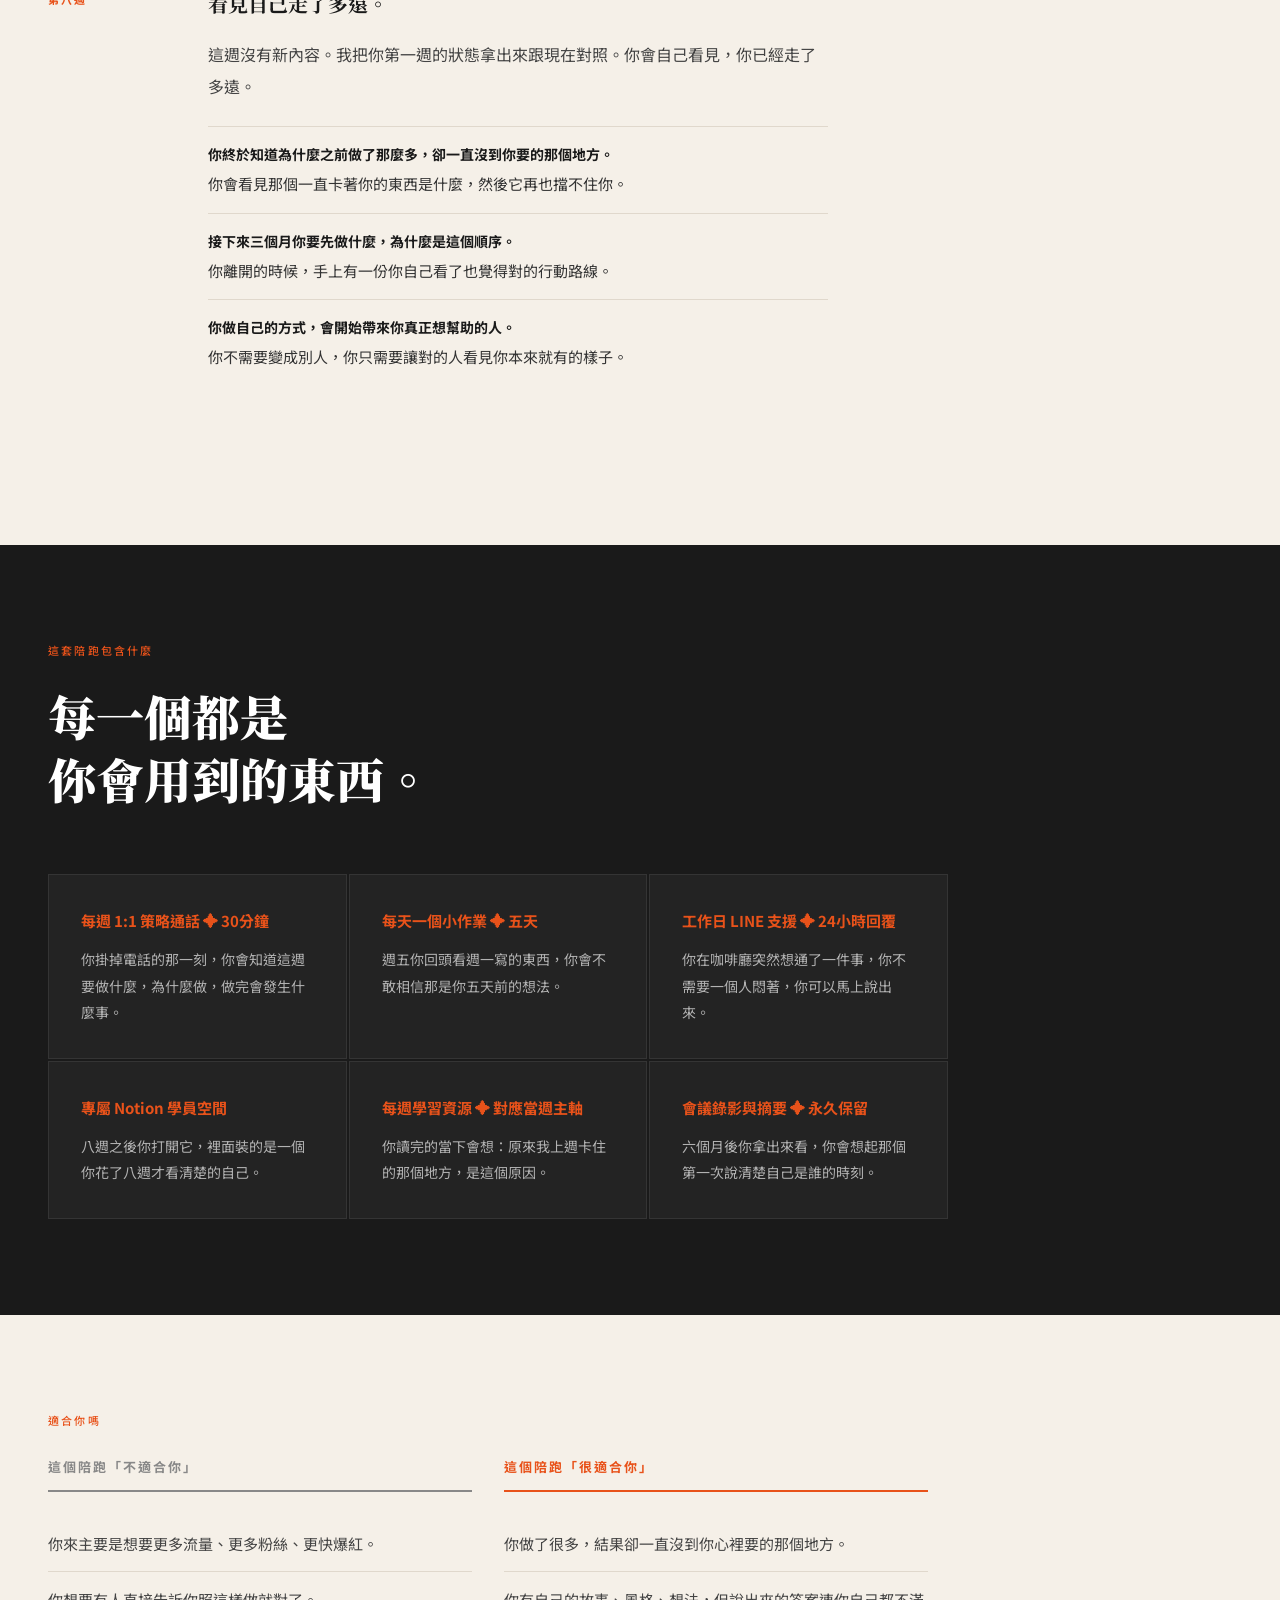
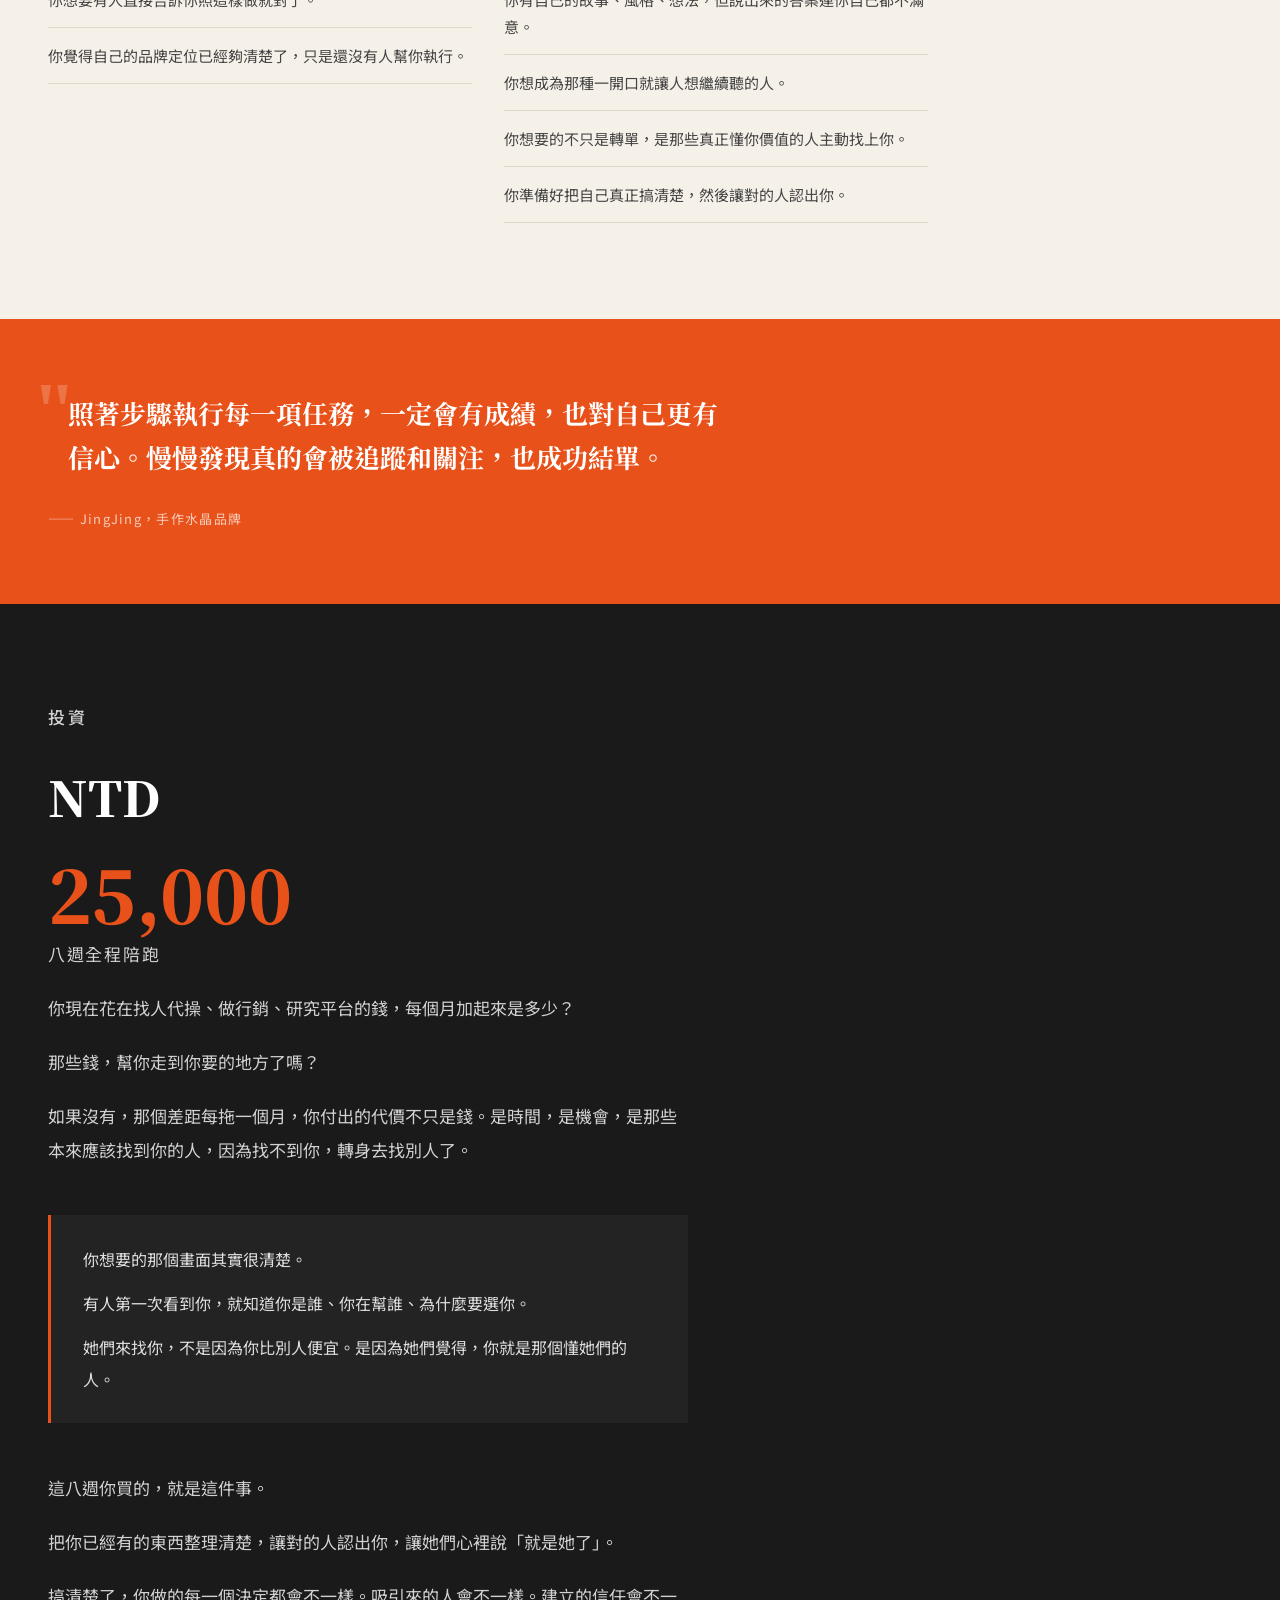
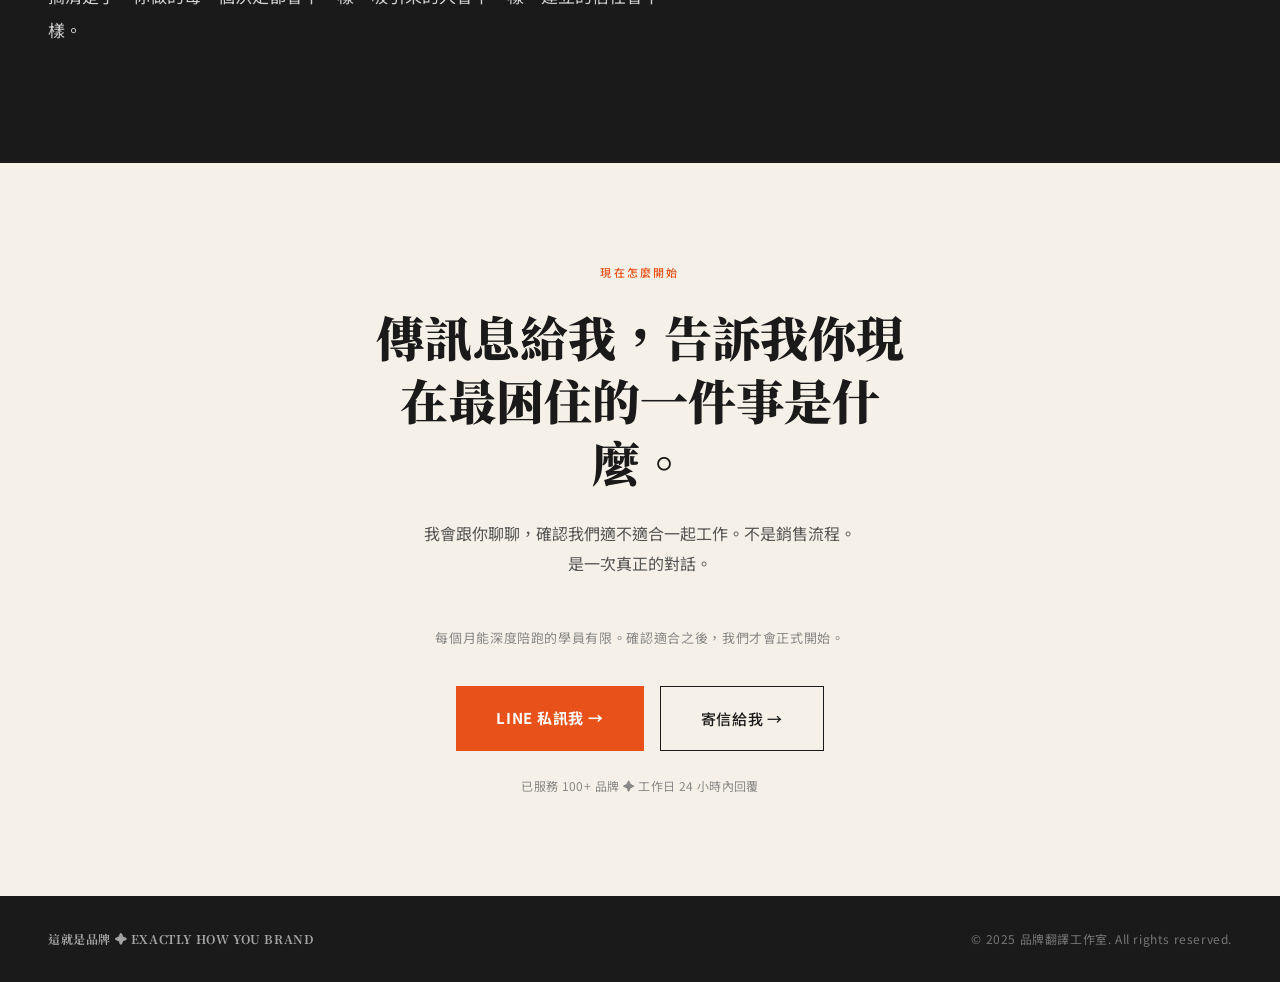
<file: 銷售頁.html>
<!DOCTYPE html>
<html lang="zh-TW">
<head>
<meta charset="UTF-8">
<meta name="viewport" content="width=device-width, initial-scale=1.0">
<title>八週品牌陪跑｜這就是品牌</title>
<link rel="preconnect" href="https://fonts.googleapis.com">
<link rel="preconnect" href="https://fonts.gstatic.com" crossorigin>
<link href="https://fonts.googleapis.com/css2?family=Noto+Serif+TC:wght@400;700;900&family=Noto+Sans+TC:wght@300;400;500;700&display=swap" rel="stylesheet">
<style>
  :root {
    --orange: #E8521A;
    --black: #1A1A1A;
    --cream: #F5F0E8;
    --white: #FFFFFF;
    --gray: #888888;
    --border: #E0D8CC;
  }
  * { margin: 0; padding: 0; box-sizing: border-box; }
  html { scroll-behavior: smooth; }
  body {
    font-family: 'Noto Sans TC', sans-serif;
    background: var(--cream);
    color: var(--black);
    font-size: 16px;
    line-height: 1.8;
    -webkit-font-smoothing: antialiased;
  }
  nav {
    position: fixed; top: 0; left: 0; right: 0; z-index: 100;
    padding: 18px 48px;
    display: flex; justify-content: space-between; align-items: center;
    background: var(--cream);
    border-bottom: 1px solid var(--border);
  }
  .nav-logo {
    font-family: 'Noto Serif TC', serif;
    font-size: 13px; font-weight: 700; letter-spacing: 0.08em;
    color: var(--black); text-decoration: none;
  }
  .nav-cta {
    background: var(--orange); color: var(--white);
    padding: 10px 24px; font-size: 13px; font-weight: 500;
    letter-spacing: 0.05em; text-decoration: none;
    transition: opacity 0.2s;
  }
  .nav-cta:hover { opacity: 0.85; }
  .hero {
    background: var(--orange);
    padding: 140px 48px 100px;
    position: relative; overflow: hidden;
  }
  .hero-label {
    font-size: 11px; font-weight: 500; letter-spacing: 0.2em;
    text-transform: uppercase; color: rgba(255,255,255,0.7); margin-bottom: 32px;
  }
  .hero h1 {
    font-family: 'Noto Serif TC', serif;
    font-size: clamp(48px, 7vw, 88px); font-weight: 900;
    color: var(--white); line-height: 1.15; letter-spacing: -0.02em;
    margin-bottom: 32px; max-width: 720px;
    animation: fadeUp 0.8s ease forwards;
  }
  .hero-sub {
    font-size: 16px; color: rgba(255,255,255,0.85);
    max-width: 480px; line-height: 1.9; margin-bottom: 48px;
    animation: fadeUp 0.8s 0.15s ease both;
  }
  .hero-cta {
    display: inline-block; background: var(--white); color: var(--orange);
    padding: 16px 36px; font-size: 14px; font-weight: 700;
    letter-spacing: 0.05em; text-decoration: none;
    transition: transform 0.2s;
    animation: fadeUp 0.8s 0.3s ease both;
  }
  .hero-cta:hover { transform: translateY(-2px); }
  .hero-note { margin-top: 20px; font-size: 12px; color: rgba(255,255,255,0.6); letter-spacing: 0.05em; }
  .hero-bg-text {
    position: absolute; right: -20px; bottom: -40px;
    font-family: 'Noto Serif TC', serif;
    font-size: clamp(120px, 20vw, 240px); font-weight: 900;
    color: rgba(255,255,255,0.08); line-height: 1;
    pointer-events: none; user-select: none;
  }
  section { padding: 96px 48px; }
  .section-label {
    font-size: 11px; font-weight: 500; letter-spacing: 0.2em;
    text-transform: uppercase; color: var(--orange); margin-bottom: 24px;
  }
  .pain { background: var(--black); color: var(--white); }
  .pain h2 {
    font-family: 'Noto Serif TC', serif;
    font-size: clamp(32px, 5vw, 56px); font-weight: 900;
    line-height: 1.3; margin-bottom: 48px; max-width: 600px;
  }
  .pain-body { max-width: 680px; }
  .pain-body p { font-size: 17px; line-height: 2; color: rgba(255,255,255,0.85); margin-bottom: 24px; }
  .pain-body p.indent {
    padding-left: 24px; border-left: 2px solid var(--orange);
    color: rgba(255,255,255,0.65);
  }
  .pain-body .big-line {
    margin-top: 32px; font-family: 'Noto Serif TC', serif;
    font-size: 22px; font-weight: 700; color: var(--white); line-height: 1.7;
  }
  .testimonial { background: var(--orange); padding: 72px 48px; }
  .testimonial blockquote {
    font-family: 'Noto Serif TC', serif;
    font-size: clamp(18px, 2.5vw, 26px); font-weight: 700;
    color: var(--white); line-height: 1.7; max-width: 720px;
    margin-bottom: 24px; position: relative; padding-left: 20px;
  }
  .testimonial blockquote::before {
    content: '"'; font-size: 80px; line-height: 1;
    color: rgba(255,255,255,0.2); position: absolute;
    top: -20px; left: -16px; font-family: Georgia, serif;
  }
  .testimonial cite { font-size: 13px; color: rgba(255,255,255,0.7); letter-spacing: 0.1em; font-style: normal; }
  .methods { background: var(--cream); }
  .methods h2 {
    font-family: 'Noto Serif TC', serif;
    font-size: clamp(28px, 4vw, 48px); font-weight: 900;
    line-height: 1.3; margin-bottom: 48px; max-width: 560px;
  }
  .methods-body { max-width: 680px; }
  .methods-body p { font-size: 17px; line-height: 2; margin-bottom: 20px; color: #333; }
  .callout {
    padding: 28px 32px; border-left: 3px solid var(--orange);
    background: rgba(232,82,26,0.06); margin: 32px 0;
    font-size: 16px; line-height: 1.9; color: #333;
  }
  .positioning { background: var(--black); color: var(--white); }
  .positioning h2 {
    font-family: 'Noto Serif TC', serif;
    font-size: clamp(28px, 4vw, 48px); font-weight: 900;
    line-height: 1.3; margin-bottom: 48px; max-width: 600px;
  }
  .positioning p { font-size: 17px; line-height: 2; color: rgba(255,255,255,0.85); max-width: 680px; margin-bottom: 20px; }
  .positioning .big-statement {
    margin-top: 40px; font-family: 'Noto Serif TC', serif;
    font-size: clamp(22px,3vw,32px); font-weight: 900;
    color: var(--white); line-height: 1.5;
  }
  .positioning .big-statement span { color: var(--orange); }
  .objections { background: var(--cream); padding: 72px 48px; }
  .objection-card {
    border: 1px solid var(--border); padding: 32px;
    margin-bottom: 16px; max-width: 680px;
  }
  .objection-q {
    font-size: 13px; font-weight: 700; letter-spacing: 0.05em;
    color: var(--gray); margin-bottom: 16px; text-transform: uppercase;
  }
  .objection-a { font-size: 17px; line-height: 1.9; color: var(--black); }
  .testimonial-mid {
    background: var(--cream); padding: 72px 48px;
    border-top: 1px solid var(--border); border-bottom: 1px solid var(--border);
  }
  .testimonial-mid blockquote {
    font-family: 'Noto Serif TC', serif;
    font-size: clamp(18px, 2.5vw, 24px); font-weight: 700;
    color: var(--black); line-height: 1.8; max-width: 680px; margin-bottom: 20px;
  }
  .testimonial-mid cite { font-size: 13px; color: var(--gray); letter-spacing: 0.08em; font-style: normal; }
  .outcomes { background: var(--black); color: var(--white); }
  .outcomes h2 {
    font-family: 'Noto Serif TC', serif;
    font-size: clamp(28px, 4vw, 48px); font-weight: 900;
    line-height: 1.3; margin-bottom: 64px; max-width: 600px;
  }
  .outcome-item {
    max-width: 680px; margin-bottom: 56px; padding-bottom: 56px;
    border-bottom: 1px solid rgba(255,255,255,0.1);
  }
  .outcome-item:last-child { border-bottom: none; margin-bottom: 0; padding-bottom: 0; }
  .outcome-item h3 {
    font-family: 'Noto Serif TC', serif; font-size: 22px; font-weight: 700;
    color: var(--orange); margin-bottom: 20px;
  }
  .outcome-item p { font-size: 16px; line-height: 2; color: rgba(255,255,255,0.8); margin-bottom: 16px; }
  .process { background: var(--cream); }
  .process h2 {
    font-family: 'Noto Serif TC', serif;
    font-size: clamp(28px, 4vw, 48px); font-weight: 900;
    line-height: 1.3; margin-bottom: 64px; max-width: 600px;
  }
  .week-block {
    max-width: 780px; margin-bottom: 64px;
    display: grid; grid-template-columns: 120px 1fr; gap: 0 40px;
  }
  .week-label {
    font-size: 11px; font-weight: 700; letter-spacing: 0.2em;
    text-transform: uppercase; color: var(--orange); padding-top: 4px;
  }
  .week-content h3 { font-family: 'Noto Serif TC', serif; font-size: 20px; font-weight: 700; margin-bottom: 16px; }
  .week-content p { font-size: 16px; line-height: 2; color: #444; margin-bottom: 16px; }
  .deliverables { margin-top: 24px; list-style: none; }
  .deliverables li {
    font-size: 15px; line-height: 1.7; padding: 16px 0;
    border-top: 1px solid var(--border); color: #333;
  }
  .deliverables li strong { color: var(--black); display: block; font-size: 14px; font-weight: 700; margin-bottom: 4px; }
  .includes { background: var(--black); color: var(--white); }
  .includes h2 {
    font-family: 'Noto Serif TC', serif;
    font-size: clamp(28px, 4vw, 48px); font-weight: 900;
    line-height: 1.3; margin-bottom: 64px;
  }
  .include-grid {
    display: grid; grid-template-columns: repeat(auto-fit, minmax(280px, 1fr));
    gap: 2px; max-width: 900px;
  }
  .include-item {
    background: rgba(255,255,255,0.04); padding: 32px;
    border: 1px solid rgba(255,255,255,0.08);
  }
  .include-item h3 { font-size: 15px; font-weight: 700; color: var(--orange); margin-bottom: 12px; }
  .include-item p { font-size: 14px; line-height: 1.9; color: rgba(255,255,255,0.65); }
  .fit { background: var(--cream); }
  .fit h2 {
    font-family: 'Noto Serif TC', serif;
    font-size: clamp(24px, 3.5vw, 40px); font-weight: 900;
    line-height: 1.3; margin-bottom: 48px;
  }
  .fit-grid { display: grid; grid-template-columns: 1fr 1fr; gap: 32px; max-width: 880px; }
  .fit-col h3 {
    font-size: 13px; font-weight: 700; letter-spacing: 0.15em;
    text-transform: uppercase; margin-bottom: 24px; padding-bottom: 12px; border-bottom: 2px solid;
  }
  .fit-col.not h3 { color: var(--gray); border-color: var(--gray); }
  .fit-col.yes h3 { color: var(--orange); border-color: var(--orange); }
  .fit-col ul { list-style: none; }
  .fit-col ul li {
    font-size: 15px; line-height: 1.8; padding: 14px 0;
    border-bottom: 1px solid var(--border); color: #444;
  }
  .testimonial-final { background: var(--orange); padding: 72px 48px; }
  .testimonial-final blockquote {
    font-family: 'Noto Serif TC', serif;
    font-size: clamp(18px, 2.5vw, 26px); font-weight: 700;
    color: var(--white); line-height: 1.7; max-width: 680px;
    margin-bottom: 24px; padding-left: 20px; position: relative;
  }
  .testimonial-final blockquote::before {
    content: '"'; font-size: 80px; color: rgba(255,255,255,0.2);
    position: absolute; top: -20px; left: -16px;
    font-family: Georgia, serif; line-height: 1;
  }
  .testimonial-final cite { font-size: 13px; color: rgba(255,255,255,0.7); letter-spacing: 0.1em; font-style: normal; }
  .investment { background: var(--black); color: var(--white); }
  .investment h2 {
    font-family: 'Noto Serif TC', serif;
    font-size: clamp(28px, 4vw, 48px); font-weight: 900; margin-bottom: 16px;
  }
  .price-tag {
    font-family: 'Noto Serif TC', serif;
    font-size: clamp(40px, 6vw, 72px); font-weight: 900;
    color: var(--orange); line-height: 1; margin-bottom: 8px;
  }
  .price-note { font-size: 13px; color: rgba(255,255,255,0.5); letter-spacing: 0.1em; margin-bottom: 56px; }
  .investment p { font-size: 17px; line-height: 2; color: rgba(255,255,255,0.8); max-width: 640px; margin-bottom: 20px; }
  .dream-box {
    background: rgba(255,255,255,0.04); border-left: 3px solid var(--orange);
    padding: 28px 32px; margin: 48px 0; max-width: 640px;
  }
  .dream-box p { font-size: 16px; color: rgba(255,255,255,0.85); margin-bottom: 12px; }
  .dream-box p:last-child { margin-bottom: 0; }
  .cta-section { background: var(--cream); text-align: center; padding: 100px 48px; }
  .cta-section h2 {
    font-family: 'Noto Serif TC', serif;
    font-size: clamp(28px, 4vw, 48px); font-weight: 900;
    line-height: 1.3; margin-bottom: 24px;
    max-width: 560px; margin-left: auto; margin-right: auto;
  }
  .cta-note { font-size: 16px; color: #555; max-width: 440px; margin: 0 auto 48px; line-height: 1.9; }
  .cta-urgency { font-size: 13px; color: var(--gray); margin-bottom: 36px; letter-spacing: 0.05em; }
  .cta-buttons { display: flex; gap: 16px; justify-content: center; flex-wrap: wrap; margin-bottom: 24px; }
  .btn-primary {
    background: var(--orange); color: var(--white);
    padding: 18px 40px; font-size: 15px; font-weight: 700;
    letter-spacing: 0.05em; text-decoration: none;
    transition: transform 0.2s, opacity 0.2s; display: inline-block;
  }
  .btn-primary:hover { transform: translateY(-2px); opacity: 0.9; }
  .btn-secondary {
    background: transparent; color: var(--black);
    padding: 18px 40px; font-size: 15px; font-weight: 500;
    letter-spacing: 0.05em; text-decoration: none;
    border: 1.5px solid var(--black);
    transition: background 0.2s, color 0.2s; display: inline-block;
  }
  .btn-secondary:hover { background: var(--black); color: var(--white); }
  .cta-disclaimer { font-size: 12px; color: var(--gray); margin-top: 24px; letter-spacing: 0.03em; }
  footer {
    background: var(--black); color: rgba(255,255,255,0.4);
    padding: 32px 48px; display: flex;
    justify-content: space-between; align-items: center;
    font-size: 12px; letter-spacing: 0.05em;
  }
  .footer-brand { font-family: 'Noto Serif TC', serif; font-weight: 700; color: rgba(255,255,255,0.6); }
  @keyframes fadeUp {
    from { opacity: 0; transform: translateY(24px); }
    to { opacity: 1; transform: translateY(0); }
  }
  @media (max-width: 768px) {
    nav { padding: 16px 24px; }
    section { padding: 72px 24px; }
    .hero { padding: 120px 24px 80px; }
    .testimonial, .testimonial-mid, .testimonial-final, .objections { padding: 56px 24px; }
    .cta-section { padding: 72px 24px; }
    footer { padding: 24px; flex-direction: column; gap: 12px; text-align: center; }
    .week-block { grid-template-columns: 1fr; gap: 8px; }
    .include-grid, .fit-grid { grid-template-columns: 1fr; }
    .hero-bg-text { display: none; }
  }
</style>
</head>
<body>

<nav>
  <a href="#" class="nav-logo">這就是品牌 ✦ EXACTLY HOW YOU BRAND</a>
  <a href="#cta" class="nav-cta">預約免費對話 →</a>
</nav>

<section class="hero">
  <p class="hero-label">品牌陪跑 ✦ 八週</p>
  <h1>你有料。<br>只是還沒<br>說清楚。</h1>
  <p class="hero-sub">我們幫你找到那條線，串起你的一切。<br>對的人看到你，一眼就懂。</p>
  <a href="#cta" class="hero-cta">預約 30 分鐘免費對話 →</a>
  <p class="hero-note">已服務 100+ 品牌與創作者</p>
  <div class="hero-bg-text">品牌</div>
</section>

<section class="pain">
  <p class="section-label">你現在的狀態</p>
  <h2>發了一篇內容，終於爆紅了。</h2>
  <div class="pain-body">
    <p>那幾天一直在刷通知。</p>
    <p>然後等了兩天、三天。</p>
    <p class="indent">沒有詢問。沒有人問怎麼合作。沒有人問你在賣什麼。</p>
    <p>流量是來了。<br>但留下來的，只有數字。</p>
    <p>你去問身邊認識你的人——你的品牌給他們什麼感覺、你跟別人有什麼不同。</p>
    <p>他們想了一下。說不太出來。</p>
    <p>那個當下你才意識到：很多人看見了你，但沒有人真的記得你是誰、你在幫誰、為什麼要找你。</p>
    <p class="big-line">你想要的其實很清楚。<br>你想做自己，同時讓對的人願意掏錢。<br>只是你品牌的精髓散落一地，<br>還沒有找到一條線串起來。</p>
  </div>
</section>

<div class="testimonial">
  <blockquote>原來我的品牌核心這麼清楚。我一直以為大家會因為外觀款式來買，但其實真正會被吸引的，是那些在生活裡很努力、覺得自己需要一點小小外界助力的人。</blockquote>
  <cite>—— CaiRong，手作水晶飾品品牌</cite>
</div>

<section class="methods">
  <p class="section-label">你試過的方法</p>
  <h2>有些有效。<br>整體來說，差距還在。</h2>
  <div class="methods-body">
    <p>你找人拍影片。做行銷。研究平台規則。</p>
    <p>問題不在你做得不夠多。</p>
    <p>而是在你已經有的那些東西——你的故事、你的視角、你走過的路——還沒有被整理成同一個方向說話。</p>
    <div class="callout">還有一件事，但很少人敢說出來。在台灣做品牌，你說的每一句話，都可能被拿出來批評。立場鮮明，就等著被酸。所以很多人慢慢學會了說安全的話。模糊自己。你心裡清楚，那不是你真正的樣子。</div>
    <p style="font-size:18px; font-weight:700;">你不需要比別人新穎。你需要的，是讓跟你同頻的人找到你。</p>
  </div>
</section>

<section class="positioning">
  <p class="section-label">我的初衷</p>
  <h2>我的初衷，不是要幫你找出新的特色。</h2>
  <p>你的故事、你的人設、你的人生經驗。</p>
  <p>這些你都已經有了。只是現在它們還是分開的。</p>
  <p>大多數人幫你做的事，是給你更多工具。</p>
  <p>我想做的，是幫你找到那條把所有東西串起來的線。</p>
  <p>找到了，你說話的方式會變。吸引來的人會變。對方聽完你說話之後的感覺，也會變。</p>
  <p class="big-statement">不是你變了。<br>是你終於被<span>「正確地」</span>理解了。</p>
</section>

<div class="objections">
  <p class="section-label">你可能會想</p>
  <div class="objection-card">
    <p class="objection-q">如果我已經找人代操了，是不是就不用學這個了？</p>
    <p class="objection-a">行銷幫你放大訊息。但如果訊息還沒整理清楚，放大的只是混亂。</p>
  </div>
  <div class="objection-card">
    <p class="objection-q">我已經有流量了，還需要這個嗎？</p>
    <p class="objection-a">有流量，代表有人看見你。但看見你，跟理解你是兩件事。</p>
  </div>
  <div class="objection-card">
    <p class="objection-q">我已經有人設了，還需要這個嗎？</p>
    <p class="objection-a">並不是要你重新定位。只是要把你沒注意到自己的特色，變成你的買家會更容易理解的方式。</p>
  </div>
</div>

<div class="testimonial-mid">
  <blockquote>就像在黑夜中跋山涉水的路上，一直都能看見光。最後收穫了做品牌這件事情的平靜心態和底氣。知道自己現在在哪裡，未來又要去哪裡。</blockquote>
  <cite>—— Jill，穿搭顧問品牌</cite>
</div>

<section class="outcomes">
  <p class="section-label">八週之後</p>
  <h2>八週之後，你的品牌會如何升級？</h2>
  <div class="outcome-item">
    <h3>你會知道自己在幫誰。</h3>
    <p>不是一個TA描述，是一個真實存在的人。你知道她早上起來在想什麼，她買東西之前在猶豫什麼，她看到你的內容會有什麼感覺。</p>
    <p>你用這份理解去跟她說話，她會覺得你懂她。懂她的人，她不會輕易離開。這群人是你品牌最重要的資產。你在建立的，是你自己的村莊。</p>
  </div>
  <div class="outcome-item">
    <h3>你做自己的樣子，會開始帶來轉單。</h3>
    <p>你本來就有的那個樣子，終於被正確地放大了。她們看見你，她們喜歡你，她們掏錢。</p>
  </div>
  <div class="outcome-item">
    <h3>你會開始發現自己的思維盲區。</h3>
    <p>那些答案其實一直在你面前。我的工作是幫你看清楚它們在哪裡，怎麼用，為什麼有效。然後你自己也會開始看見，以後不需要每次都重新摸索。</p>
  </div>
  <div class="outcome-item">
    <h3>你會知道為什麼有人應該選你。</h3>
    <p>你能說清楚你是什麼品牌，你幫助的是什麼樣的人，還有她們為什麼會選你。價格不適合的人離開沒關係。懂你價值的人，會留下來。</p>
  </div>
</section>

<section class="process">
  <p class="section-label">過程</p>
  <h2>八週後，你的品牌<br>會如何升級？</h2>

  <div class="week-block">
    <div class="week-label">第一到三週</div>
    <div class="week-content">
      <h3>把你已經有的東西挖出來。</h3>
      <p>這個階段我們不急著產出。我會問你問題，你回答，我們一起把那些你說不清楚的東西，慢慢整理成你真正想說的樣子。</p>
      <ul class="deliverables">
        <li><strong>你的買家會在哪個時刻掏錢給你。</strong>不是猜測，是你真正理解她的生活之後，自己看出來的答案。</li>
        <li><strong>一個讓陌生人第一次看到你，就能秒懂你在做什麼的說法。</strong>不需要她看完你所有內容才懂你。</li>
        <li><strong>你跟市場上其他人不一樣的地方，你說得出口。</strong>有人問你「為什麼要選你」，你不會再停頓。</li>
      </ul>
    </div>
  </div>

  <div class="week-block">
    <div class="week-label">第四週</div>
    <div class="week-content">
      <h3>拿去驗證。</h3>
      <p>你以為你最了解你的受眾。但當你真正去跟她們對話，你會發現她們在意的東西，跟你以為的不一樣。</p>
      <ul class="deliverables">
        <li><strong>你的受眾在哪裡說真心話，你知道去哪裡找。</strong>她們在抱怨什麼、在期待什麼，你會知道去哪裡看到這些原話。</li>
        <li><strong>怎麼問出她們願意掏錢的真實理由。</strong>不是靠感覺猜，是你學會怎麼問，她們就會告訴你。</li>
        <li><strong>一句從她們口中挖出來的品牌語言。</strong>她們自己說出來的話，比你想破頭寫出來的任何文案都有效。</li>
      </ul>
    </div>
  </div>

  <div class="week-block">
    <div class="week-label">第五到七週</div>
    <div class="week-content">
      <h3>把它說出來。</h3>
      <p>前四週你挖出來的東西，現在要變成你真正會用的語言。</p>
      <ul class="deliverables">
        <li><strong>一句讓陌生人第一次聽到你就記住你的話。</strong>你說完，她會想繼續問你。</li>
        <li><strong>你跟市場上其他人差在哪裡，你說得出口。</strong>具體的，不是「我比較用心」這種說法。</li>
        <li><strong>一份你自己的品牌手冊。</strong>你以後每次做決定、寫文案、跟人介紹自己，這是你的萬用指南。</li>
      </ul>
    </div>
  </div>

  <div class="week-block">
    <div class="week-label">第八週</div>
    <div class="week-content">
      <h3>看見自己走了多遠。</h3>
      <p>這週沒有新內容。我把你第一週的狀態拿出來跟現在對照。你會自己看見，你已經走了多遠。</p>
      <ul class="deliverables">
        <li><strong>你終於知道為什麼之前做了那麼多，卻一直沒到你要的那個地方。</strong>你會看見那個一直卡著你的東西是什麼，然後它再也擋不住你。</li>
        <li><strong>接下來三個月你要先做什麼，為什麼是這個順序。</strong>你離開的時候，手上有一份你自己看了也覺得對的行動路線。</li>
        <li><strong>你做自己的方式，會開始帶來你真正想幫助的人。</strong>你不需要變成別人，你只需要讓對的人看見你本來就有的樣子。</li>
      </ul>
    </div>
  </div>
</section>

<section class="includes">
  <p class="section-label">這套陪跑包含什麼</p>
  <h2>每一個都是<br>你會用到的東西。</h2>
  <div class="include-grid">
    <div class="include-item">
      <h3>每週 1:1 策略通話 ✦ 30分鐘</h3>
      <p>你掛掉電話的那一刻，你會知道這週要做什麼，為什麼做，做完會發生什麼事。</p>
    </div>
    <div class="include-item">
      <h3>每天一個小作業 ✦ 五天</h3>
      <p>週五你回頭看週一寫的東西，你會不敢相信那是你五天前的想法。</p>
    </div>
    <div class="include-item">
      <h3>工作日 LINE 支援 ✦ 24小時回覆</h3>
      <p>你在咖啡廳突然想通了一件事，你不需要一個人悶著，你可以馬上說出來。</p>
    </div>
    <div class="include-item">
      <h3>專屬 Notion 學員空間</h3>
      <p>八週之後你打開它，裡面裝的是一個你花了八週才看清楚的自己。</p>
    </div>
    <div class="include-item">
      <h3>每週學習資源 ✦ 對應當週主軸</h3>
      <p>你讀完的當下會想：原來我上週卡住的那個地方，是這個原因。</p>
    </div>
    <div class="include-item">
      <h3>會議錄影與摘要 ✦ 永久保留</h3>
      <p>六個月後你拿出來看，你會想起那個第一次說清楚自己是誰的時刻。</p>
    </div>
  </div>
</section>

<section class="fit">
  <p class="section-label">適合你嗎</p>
  <div class="fit-grid">
    <div class="fit-col not">
      <h3>這個陪跑「不適合你」</h3>
      <ul>
        <li>你來主要是想要更多流量、更多粉絲、更快爆紅。</li>
        <li>你想要有人直接告訴你照這樣做就對了。</li>
        <li>你覺得自己的品牌定位已經夠清楚了，只是還沒有人幫你執行。</li>
      </ul>
    </div>
    <div class="fit-col yes">
      <h3>這個陪跑「很適合你」</h3>
      <ul>
        <li>你做了很多，結果卻一直沒到你心裡要的那個地方。</li>
        <li>你有自己的故事、風格、想法，但說出來的答案連你自己都不滿意。</li>
        <li>你想成為那種一開口就讓人想繼續聽的人。</li>
        <li>你想要的不只是轉單，是那些真正懂你價值的人主動找上你。</li>
        <li>你準備好把自己真正搞清楚，然後讓對的人認出你。</li>
      </ul>
    </div>
  </div>
</section>

<div class="testimonial-final">
  <blockquote>照著步驟執行每一項任務，一定會有成績，也對自己更有信心。慢慢發現真的會被追蹤和關注，也成功結單。</blockquote>
  <cite>—— JingJing，手作水晶品牌</cite>
</div>

<section class="investment">
  <p class="section-label">投資</p>
  <h2>NTD</h2>
  <div class="price-tag">25,000</div>
  <p class="price-note">八週全程陪跑</p>
  <p>你現在花在找人代操、做行銷、研究平台的錢，每個月加起來是多少？</p>
  <p>那些錢，幫你走到你要的地方了嗎？</p>
  <p>如果沒有，那個差距每拖一個月，你付出的代價不只是錢。是時間，是機會，是那些本來應該找到你的人，因為找不到你，轉身去找別人了。</p>
  <div class="dream-box">
    <p>你想要的那個畫面其實很清楚。</p>
    <p>有人第一次看到你，就知道你是誰、你在幫誰、為什麼要選你。</p>
    <p>她們來找你，不是因為你比別人便宜。是因為她們覺得，你就是那個懂她們的人。</p>
  </div>
  <p>這八週你買的，就是這件事。</p>
  <p>把你已經有的東西整理清楚，讓對的人認出你，讓她們心裡說「就是她了」。</p>
  <p>搞清楚了，你做的每一個決定都會不一樣。吸引來的人會不一樣。建立的信任會不一樣。</p>
</section>

<section class="cta-section" id="cta">
  <p class="section-label" style="text-align:center;">現在怎麼開始</p>
  <h2>傳訊息給我，告訴我你現在最困住的一件事是什麼。</h2>
  <p class="cta-note">我會跟你聊聊，確認我們適不適合一起工作。不是銷售流程。是一次真正的對話。</p>
  <p class="cta-urgency">每個月能深度陪跑的學員有限。確認適合之後，我們才會正式開始。</p>
  <div class="cta-buttons">
    <a href="#" class="btn-primary">LINE 私訊我 →</a>
    <a href="mailto:gj.marketing0116@gmail.com" class="btn-secondary">寄信給我 →</a>
  </div>
  <p class="cta-disclaimer">已服務 100+ 品牌 ✦ 工作日 24 小時內回覆</p>
</section>

<footer>
  <span class="footer-brand">這就是品牌 ✦ EXACTLY HOW YOU BRAND</span>
  <span>© 2025 品牌翻譯工作室. All rights reserved.</span>
</footer>

</body>
</html>
</file>
